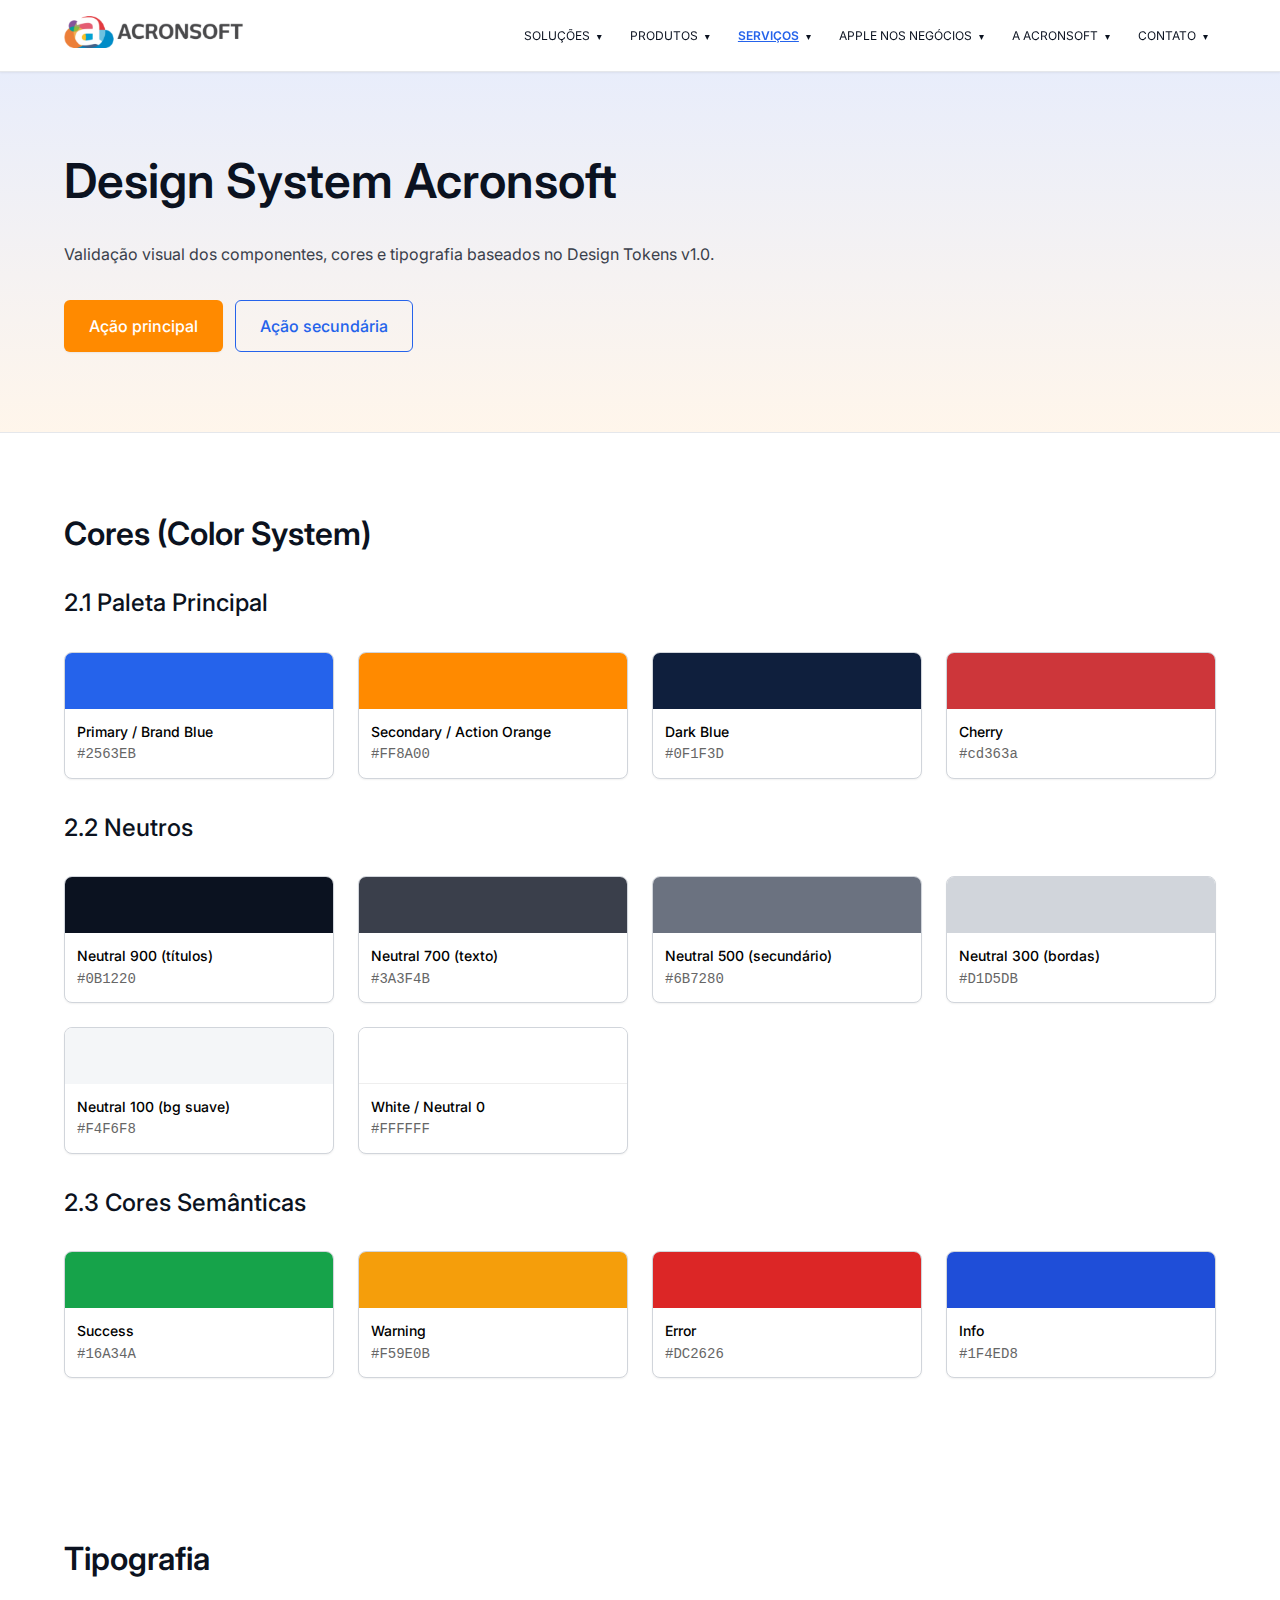
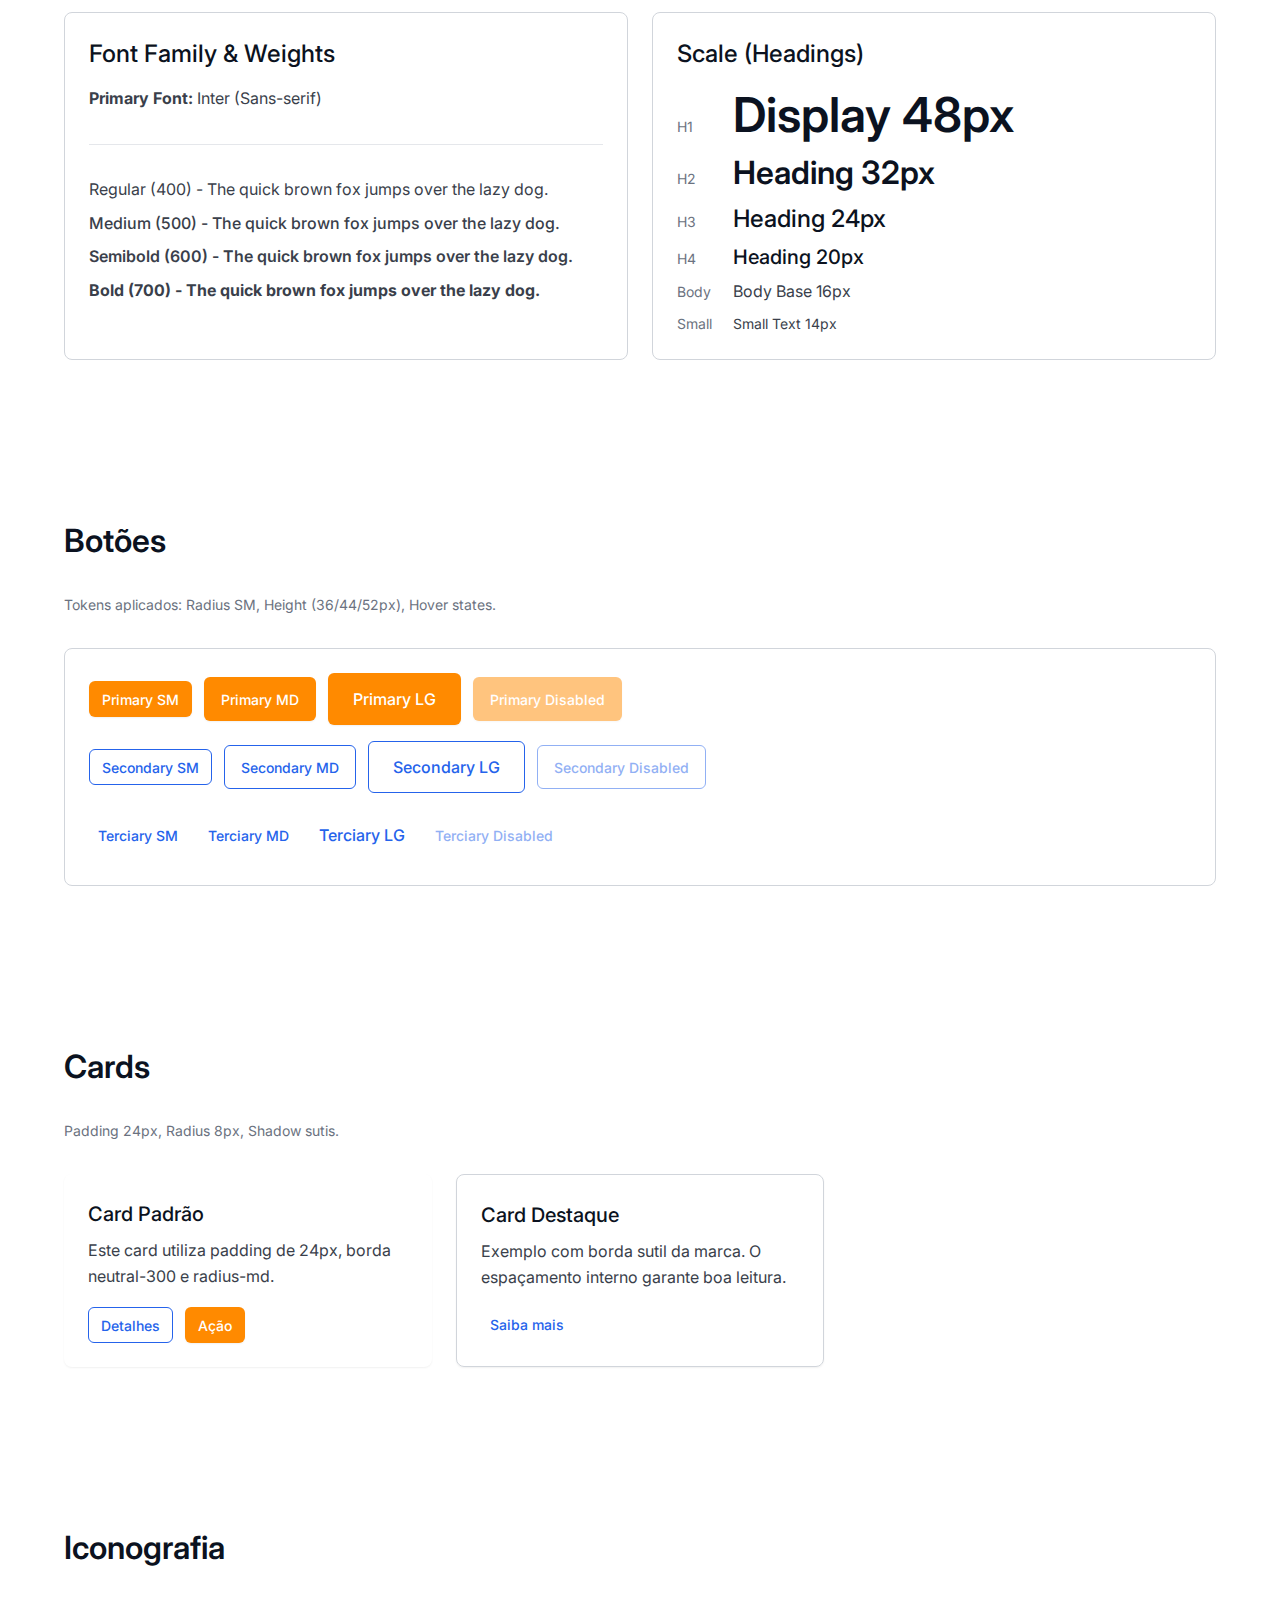
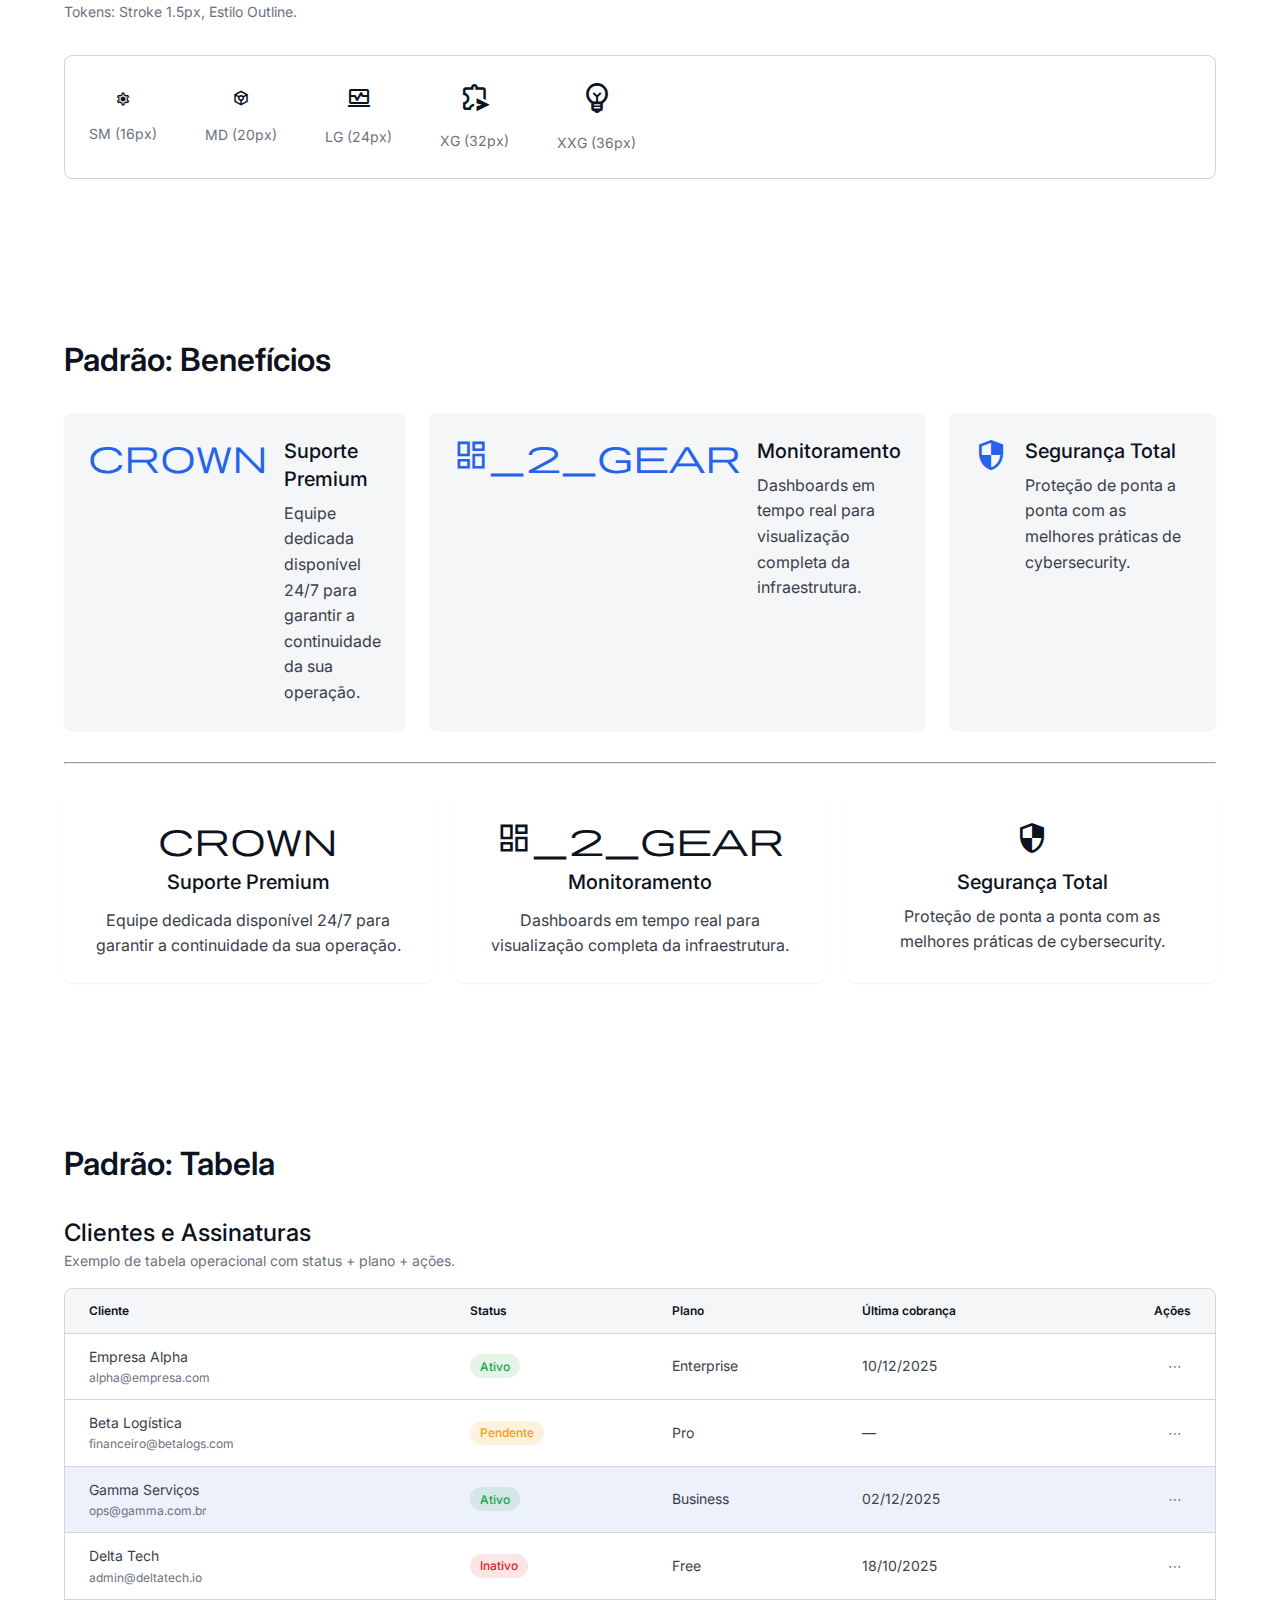
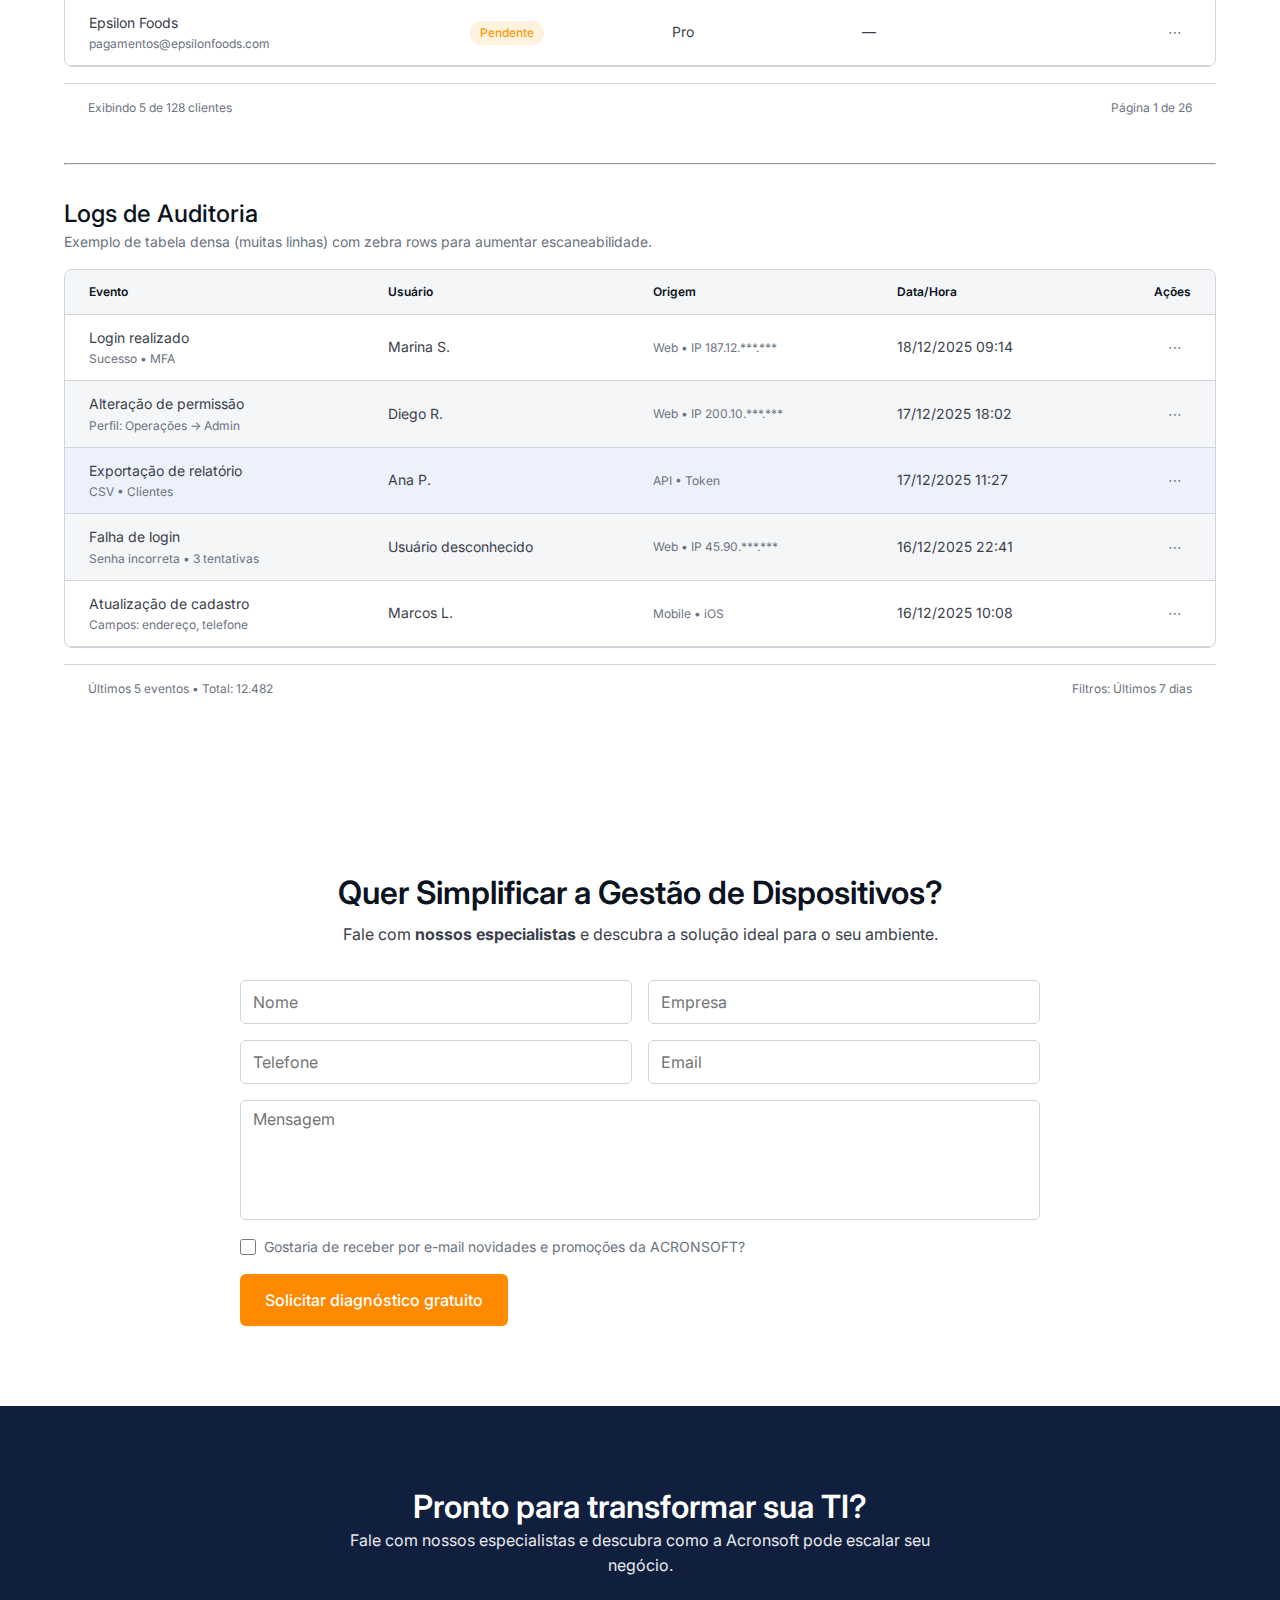
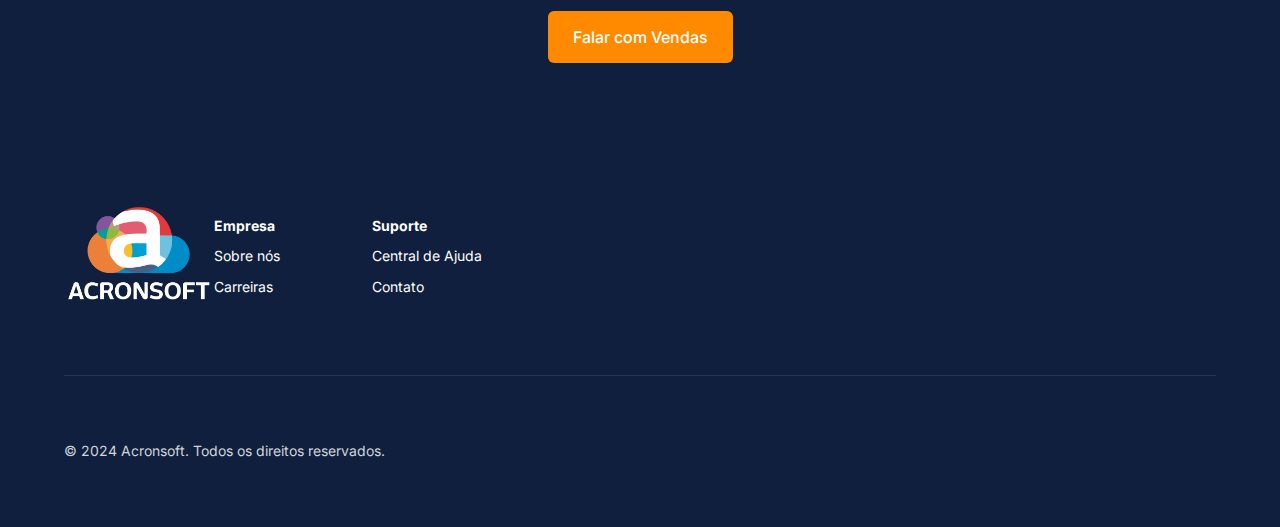
<file: index.html>
<!DOCTYPE html>
<html lang="pt-BR">

<head>
    <meta charset="UTF-8" />
    <meta name="viewport" content="width=device-width, initial-scale=1.0" />
    <title>Acronsoft - Design System v1.0</title>

    <link rel="preconnect" href="https://fonts.googleapis.com">
    <link rel="preconnect" href="https://fonts.gstatic.com" crossorigin>
    <link href="https://fonts.googleapis.com/css2?family=Inter:wght@400;500;600;700&display=swap" rel="stylesheet">

    <link href="https://fonts.googleapis.com/icon?family=Material+Icons" rel="stylesheet">
    <link rel="stylesheet" href="https://fonts.googleapis.com/css2?family=Material+Symbols+Outlined" />
    <link rel="stylesheet" href="style.css" />
</head>

<body>

    <header class="site-header">
        <div class="container header-inner">
            <a href="#" class="logo">
                <img src="./assets/logo-cinza.png" alt="Acronsoft Logo" width="180" />
            </a>

            <button class="nav-toggle" type="button" aria-label="Abrir menu" aria-expanded="false" data-menu-toggle>
                <span class="nav-toggle-box">
                    <span class="nav-toggle-line"></span>
                    <span class="nav-toggle-line"></span>
                    <span class="nav-toggle-line"></span>
                </span>
            </button>

            <nav class="site-nav" data-nav aria-label="Navegação principal">
                <div class="container nav-inner">
                    <ul class="nav-list">

                        <!-- SOLUÇÕES -->
                        <li class="nav-item nav-item--has-children">
                            <button class="nav-link" type="button" data-submenu-trigger>
                                <span class="nav-link-label">
                                    <span class="nav-link-title">SOLUÇÕES</span>
                                    <span class="nav-link-chevron">▾</span>
                                </span>
                            </button>

                            <div class="mega">
                                <div class="mega-inner mega-inner--with-hero">
                                    <div class="mega-hero">
                                        <div class="mega-hero-media"></div>
                                        <div class="mega-hero-body">
                                            <div class="mega-column-title">Soluções Estratégicas</div>
                                            <h3 class="mega-hero-title">Tecnologia para Resultados Reais</h3>
                                            <p class="mega-hero-text">
                                                Infraestrutura, segurança, produtividade e dados integrados ao seu
                                                negócio.
                                            </p>
                                        </div>
                                    </div>

                                    <div class="mega-list-column">
                                        <div class="mega-column-title">Cloud & Infraestrutura</div>
                                        <ul class="mega-list">
                                            <li><a href="#" class="mega-list-link">Cloud (Azure / AWS / Google)</a></li>
                                            <li><a href="#" class="mega-list-link">Data Center & Infra</a></li>
                                            <li><a href="#" class="mega-list-link">Business Continuity</a></li>
                                            <li><a href="#" class="mega-list-link">Backup & Disaster Recovery</a></li>
                                        </ul>

                                        <!-- Espaço entre categorias -->
                                        <div class="mega-column-title" style="margin-top: 24px;">Automação & Dados</div>
                                        <ul class="mega-list">
                                            <li><a href="#" class="mega-list-link">Automação Comercial</a></li>
                                            <li><a href="#" class="mega-list-link">Power Platform</a></li>
                                            <li><a href="#" class="mega-list-link">Business Intelligence</a></li>
                                            <li><a href="#" class="mega-list-link">Integrações</a></li>
                                        </ul>
                                    </div>


                                    <div class="mega-list-column">
                                        <div class="mega-column-title">Digital Workplace</div>
                                        <ul class="mega-list">
                                            <li><a href="#" class="mega-list-link">Microsoft 365</a></li>
                                            <li><a href="#" class="mega-list-link">Telefonia Digital</a></li>
                                            <li><a href="#" class="mega-list-link">Colaboração & Comunicação</a></li>
                                            <li><a href="#" class="mega-list-link">Digital Signage</a></li>
                                        </ul>
                                    </div>

                                    <div class="mega-list-column">
                                        <div class="mega-column-title">Segurança & Governança</div>
                                        <ul class="mega-list">
                                            <li><a href="#" class="mega-list-link">Segurança da Informação</a></li>
                                            <li><a href="#" class="mega-list-link">Gestão de Identidade</a></li>
                                            <li><a href="#" class="mega-list-link">Compliance & LGPD</a></li>
                                            <li><a href="#" class="mega-list-link">Monitoramento & NOC</a></li>
                                        </ul>
                                    </div>


                                </div>
                            </div>
                        </li>

                        <!-- PRODUTOS -->
                        <li class="nav-item nav-item--has-children">
                            <button class="nav-link" type="button" data-submenu-trigger>
                                <span class="nav-link-label">
                                    <span class="nav-link-title">PRODUTOS</span>
                                    <span class="nav-link-chevron">▾</span>
                                </span>
                            </button>

                            <div class="mega">
                                <div class="mega-inner mega-inner--with-hero">
                                    <div class="mega-hero">
                                        <div class="mega-hero-media"></div>
                                        <div class="mega-hero-body">
                                            <div class="mega-column-title">Catálogo</div>
                                            <h3 class="mega-hero-title">Hardware, Dispositivos e Energia</h3>
                                            <p class="mega-hero-text">
                                                Tudo o que sua operação precisa, com curadoria técnica especializada.
                                            </p>
                                        </div>
                                    </div>

                                    <div class="mega-list-column">
                                        <div class="mega-column-title">Devices & Computação</div>
                                        <ul class="mega-list">
                                            <li><a href="#" class="mega-list-link">Notebooks</a></li>
                                            <li><a href="#" class="mega-list-link">Desktops & Workstations</a></li>
                                            <li><a href="#" class="mega-list-link">Servidores</a></li>
                                            <li><a href="#" class="mega-list-link">Smartphones & Tablets</a></li>
                                        </ul>

                                        <div class="mega-column-title" style="margin-top:16px;">Automação & PDV</div>
                                        <ul class="mega-list">
                                            <li><a href="#" class="mega-list-link">Automação Comercial</a></li>
                                            <li><a href="#" class="mega-list-link">Coletores & Leitores</a></li>
                                            <li><a href="#" class="mega-list-link">Displays & POS</a></li>
                                        </ul>
                                    </div>

                                    <div class="mega-list-column">
                                        <div class="mega-column-title">Impressão & Digitalização</div>
                                        <ul class="mega-list">
                                            <li><a href="#" class="mega-list-link">Impressoras</a></li>
                                            <li><a href="#" class="mega-list-link">Multifuncionais</a></li>
                                            <li><a href="#" class="mega-list-link">Suprimentos</a></li>
                                        </ul>
                                    </div>

                                    <div class="mega-list-column">
                                        <div class="mega-column-title">Infraestrutura & Energia</div>
                                        <ul class="mega-list">
                                            <li><a href="#" class="mega-list-link">Storage (HD / SSD)</a></li>
                                            <li><a href="#" class="mega-list-link">Networking (Switches)</a></li>
                                            <li><a href="#" class="mega-list-link">Nobreaks & Energia</a></li>
                                        </ul>
                                    </div>
                                </div>
                            </div>
                        </li>

                        <!-- SERVIÇOS -->
                        <li class="nav-item nav-item--has-children">
                            <button class="nav-link" type="button" data-submenu-trigger>
                                <span class="nav-link-label">
                                    <span class="nav-link-title active">SERVIÇOS</span>
                                    <span class="nav-link-chevron">▾</span>
                                </span>
                            </button>

                            <div class="mega">
                                <div class="mega-inner mega-inner--with-hero">
                                    <div class="mega-hero">
                                        <div class="mega-hero-media"></div>
                                        <div class="mega-hero-body">
                                            <div class="mega-column-title">Serviços Acronsoft</div>
                                            <h3 class="mega-hero-title">Consultoria, Gestão e Operação</h3>
                                            <p class="mega-hero-text">
                                                Do projeto à operação contínua, com especialistas dedicados.
                                            </p>
                                        </div>
                                    </div>

                                    <div class="mega-list-column">
                                        <div class="mega-column-title">Projetos</div>
                                        <ul class="mega-list">
                                            <li>
                                                <a href="#" class="mega-list-link"
                                                    data-title="Implementação de Soluções"
                                                    data-text="Planejamento e execução de projetos com foco em aderência técnica e resultado."
                                                    data-image="./assets/img-servicos-implementacao.jpg">
                                                    Implementação
                                                </a>
                                            </li>
                                            <li>
                                                <a href="#" class="mega-list-link" data-title="Migração Segura"
                                                    data-text="Transição de ambientes com risco controlado e zero perda de dados."
                                                    data-image="./assets/img-servicos-migracao.jpg">
                                                    Migração
                                                </a>
                                            </li>
                                            <li>
                                                <a href="#" class="mega-list-link" data-title="Rollout de Equipamentos"
                                                    data-text="Distribuição técnica de equipamentos com agilidade e rastreabilidade."
                                                    data-image="./assets/img-servicos-rollout.jpg">
                                                    Rollout
                                                </a>
                                            </li>
                                            <li>
                                                <a href="#" class="mega-list-link" data-title="Consultoria Técnica"
                                                    data-text="Diagnóstico, desenho de soluções e apoio estratégico para TI corporativa."
                                                    data-image="./assets/img-servicos-consultoria.jpg">
                                                    Consultoria Técnica
                                                </a>
                                            </li>
                                        </ul>
                                    </div>

                                    <div class="mega-list-column">
                                        <div class="mega-column-title">Serviços Gerenciados</div>
                                        <ul class="mega-list">
                                            <li>
                                                <a href="#" class="mega-list-link" data-title="Suporte Continuado"
                                                    data-text="Atendimento técnico ágil, recorrente e especializado."
                                                    data-image="./assets/img-servicos-suporte.jpg">
                                                    Suporte Continuado
                                                </a>
                                            </li>
                                            <li>
                                                <a href="#" class="mega-list-link" data-title="Monitoramento 24/7"
                                                    data-text="Ambientes monitorados proativamente com resposta em tempo real."
                                                    data-image="./assets/img-servicos-monitoramento.jpg">
                                                    Monitoramento
                                                </a>
                                            </li>
                                            <li>
                                                <a href="#" class="mega-list-link" data-title="Gestão de Infraestrutura"
                                                    data-text="Gerenciamento completo de redes, servidores e ambientes cloud."
                                                    data-image="./assets/img-servicos-infra.jpg">
                                                    Gestão de Infra
                                                </a>
                                            </li>
                                            <li>
                                                <a href="#" class="mega-list-link" data-title="Gestão de Segurança"
                                                    data-text="Governança e controle de riscos em todos os níveis da TI."
                                                    data-image="./assets/img-servicos-seguranca.jpg">
                                                    Gestão de Segurança
                                                </a>
                                            </li>
                                        </ul>
                                    </div>

                                    <div class="mega-list-column">
                                        <div class="mega-column-title">Governança & ESG</div>
                                        <ul class="mega-list">
                                            <li>
                                                <a href="#" class="mega-list-link" data-title="Governança de TI"
                                                    data-text="Processos e políticas para eficiência e compliance no uso da tecnologia."
                                                    data-image="./assets/img-servicos-governanca.jpg">
                                                    Governança de TI
                                                </a>
                                            </li>
                                            <li>
                                                <a href="#" class="mega-list-link" data-title="Compliance"
                                                    data-text="Alinhamento de TI às normas, regulamentos e boas práticas."
                                                    data-image="./assets/img-servicos-compliance.jpg">
                                                    Compliance
                                                </a>
                                            </li>
                                            <li>
                                                <a href="#" class="mega-list-link" data-title="Lifecycle (ESG)"
                                                    data-text="Gestão do ciclo de vida de ativos com foco em sustentabilidade."
                                                    data-image="./assets/img-servicos-esg.jpg">
                                                    Lifecycle (ESG)
                                                </a>
                                            </li>
                                            <li>
                                                <a href="#" class="mega-list-link" data-title="Garantia Estendida"
                                                    data-text="Cobertura técnica e logística além da garantia de fábrica."
                                                    data-image="./assets/img-servicos-garantia.jpg">
                                                    Garantia Estendida
                                                </a>
                                            </li>
                                        </ul>
                                    </div>
                                </div>
                            </div>
                        </li>


                        <!-- APPLE -->
                        <li class="nav-item nav-item--has-children">
                            <button class="nav-link" type="button" data-submenu-trigger>
                                <span class="nav-link-label">
                                    <span class="nav-link-title">APPLE NOS NEGÓCIOS</span>
                                    <span class="nav-link-chevron">▾</span>
                                </span>
                            </button>

                            <div class="mega">
                                <div class="mega-inner mega-inner--with-hero">
                                    <div class="mega-hero">
                                        <div class="mega-hero-media"></div>
                                        <div class="mega-hero-body">
                                            <div class="mega-column-title">Apple</div>
                                            <h3 class="mega-hero-title">Ecossistema Apple Corporativo</h3>
                                            <p class="mega-hero-text">
                                                Dispositivos, gestão e financiamento Apple para empresas.
                                            </p>
                                        </div>
                                    </div>

                                    <div class="mega-list-column">
                                        <div class="mega-column-title">Dispositivos Apple</div>
                                        <ul class="mega-list">
                                            <li><a href="#" class="mega-list-link">iPhone</a></li>
                                            <li><a href="#" class="mega-list-link">iPad</a></li>
                                            <li><a href="#" class="mega-list-link">Mac</a></li>
                                        </ul>
                                    </div>

                                    <div class="mega-list-column">
                                        <div class="mega-column-title">Gestão & Soluções</div>
                                        <ul class="mega-list">
                                            <li><a href="#" class="mega-list-link">Apple Business Manager</a></li>
                                            <li><a href="#" class="mega-list-link">Gestão & MDM (Jamf)</a></li>
                                            <li><a href="#" class="mega-list-link">Financiamento Apple</a></li>
                                        </ul>
                                    </div>
                                </div>
                            </div>
                        </li>

                        <!-- A ACRONSOFT -->
                        <li class="nav-item nav-item--has-children">
                            <button class="nav-link" type="button" data-submenu-trigger>
                                <span class="nav-link-label">
                                    <span class="nav-link-title">A ACRONSOFT</span>
                                    <span class="nav-link-chevron">▾</span>
                                </span>
                            </button>

                            <div class="mega">
                                <div class="mega-inner mega-inner--with-hero">
                                    <div class="mega-hero">
                                        <div class="mega-hero-media"></div>
                                        <div class="mega-hero-body">
                                            <div class="mega-column-title">Institucional</div>
                                            <h3 class="mega-hero-title">Conheça a Acronsoft</h3>
                                            <p class="mega-hero-text">
                                                Pessoas, parceiros e expertise movendo resultados.
                                            </p>
                                        </div>
                                    </div>

                                    <div class="mega-list-column">
                                        <ul class="mega-list">
                                            <li><a href="#" class="mega-list-link">Quem Somos</a></li>
                                            <li><a href="#" class="mega-list-link">Parceiros & Fabricantes</a></li>
                                            <li><a href="#" class="mega-list-link">Certificações</a></li>
                                            <li><a href="#" class="mega-list-link">Cases & Clientes</a></li>
                                            <li><a href="#" class="mega-list-link">Trabalhe Conosco</a></li>
                                        </ul>
                                    </div>
                                </div>
                            </div>
                        </li>

                        <!-- CONTATO -->
                        <li class="nav-item nav-item--has-children">
                            <button class="nav-link" type="button" data-submenu-trigger>
                                <span class="nav-link-label">
                                    <span class="nav-link-title">CONTATO</span>
                                    <span class="nav-link-chevron">▾</span>
                                </span>
                            </button>

                            <div class="mega">
                                <div class="mega-inner mega-inner--with-hero">
                                    <div class="mega-hero">
                                        <div class="mega-hero-media"></div>
                                        <div class="mega-hero-body">
                                            <div class="mega-column-title">Contato</div>
                                            <h3 class="mega-hero-title">Fale com um Especialista</h3>
                                            <p class="mega-hero-text">
                                                Estamos prontos para entender seu desafio.
                                            </p>
                                        </div>
                                    </div>

                                    <div class="mega-list-column">
                                        <ul class="mega-list">
                                            <li><a href="#" class="mega-list-link">Falar com Especialista</a></li>
                                            <li><a href="#" class="mega-list-link">Suporte</a></li>
                                            <li><a href="#" class="mega-list-link">Localização</a></li>
                                        </ul>
                                    </div>
                                </div>
                            </div>
                        </li>

                    </ul>
                </div>
            </nav>
        </div>
    </header>



    <section class="hero">
        <div class="container stack stack--lg">
            <h1 class="h1">Design System Acronsoft</h1>
            <p class="body-lg" style="max-width: 72ch; color: var(--color-neutral-700);">
                Validação visual dos componentes, cores e tipografia baseados no Design Tokens v1.0.
            </p>
            <div class="inline-row">
                <button class="btn btn--primary btn--lg">Ação principal</button>
                <button class="btn btn--secondary btn--lg">Ação secundária</button>
            </div>
        </div>
    </section>

    <section class="section" id="cores">
        <div class="container stack stack--lg">
            <h2 class="h2">Cores (Color System)</h2>

            <h3 class="h3">2.1 Paleta Principal</h3>
            <div class="grid grid-4">
                <div class="swatch">
                    <div class="swatch__color" style="background: var(--color-brand-primary);"></div>
                    <div class="swatch__meta">
                        <div class="swatch__name">Primary / Brand Blue</div>
                        <div class="swatch__token">#2563EB</div>
                    </div>
                </div>
                <div class="swatch">
                    <div class="swatch__color" style="background: var(--color-brand-secondary);"></div>
                    <div class="swatch__meta">
                        <div class="swatch__name">Secondary / Action Orange</div>
                        <div class="swatch__token">#FF8A00</div>
                    </div>
                </div>
                <div class="swatch">
                    <div class="swatch__color" style="background: var(--color-brand-dark);"></div>
                    <div class="swatch__meta">
                        <div class="swatch__name">Dark Blue</div>
                        <div class="swatch__token">#0F1F3D</div>
                    </div>
                </div>
                <div class="swatch">
                    <div class="swatch__color" style="background: var(--color-brand-terciary);"></div>
                    <div class="swatch__meta">
                        <div class="swatch__name">Cherry</div>
                        <div class="swatch__token">#cd363a</div>
                    </div>
                </div>
            </div>

            <h3 class="h3">2.2 Neutros</h3>
            <div class="grid grid-4">
                <div class="swatch">
                    <div class="swatch__color" style="background: var(--color-neutral-900);"></div>
                    <div class="swatch__meta">
                        <div class="swatch__name">Neutral 900 (títulos)</div>
                        <div class="swatch__token">#0B1220</div>
                    </div>
                </div>
                <div class="swatch">
                    <div class="swatch__color" style="background: var(--color-neutral-700);"></div>
                    <div class="swatch__meta">
                        <div class="swatch__name">Neutral 700 (texto)</div>
                        <div class="swatch__token">#3A3F4B</div>
                    </div>
                </div>
                <div class="swatch">
                    <div class="swatch__color" style="background: var(--color-neutral-500);"></div>
                    <div class="swatch__meta">
                        <div class="swatch__name">Neutral 500 (secundário)</div>
                        <div class="swatch__token">#6B7280</div>
                    </div>
                </div>
                <div class="swatch">
                    <div class="swatch__color" style="background: var(--color-neutral-300);"></div>
                    <div class="swatch__meta">
                        <div class="swatch__name">Neutral 300 (bordas)</div>
                        <div class="swatch__token">#D1D5DB</div>
                    </div>
                </div>
                <div class="swatch">
                    <div class="swatch__color" style="background: var(--color-neutral-100);"></div>
                    <div class="swatch__meta">
                        <div class="swatch__name">Neutral 100 (bg suave)</div>
                        <div class="swatch__token">#F4F6F8</div>
                    </div>
                </div>
                <div class="swatch">
                    <div class="swatch__color"
                        style="background: var(--color-neutral-0); border-bottom:1px solid #eee;"></div>
                    <div class="swatch__meta">
                        <div class="swatch__name">White / Neutral 0</div>
                        <div class="swatch__token">#FFFFFF</div>
                    </div>
                </div>
            </div>

            <h3 class="h3">2.3 Cores Semânticas</h3>
            <div class="grid grid-4">
                <div class="swatch">
                    <div class="swatch__color" style="background: var(--color-success);"></div>
                    <div class="swatch__meta">
                        <div class="swatch__name">Success</div>
                        <div class="swatch__token">#16A34A</div>
                    </div>
                </div>
                <div class="swatch">
                    <div class="swatch__color" style="background: var(--color-warning);"></div>
                    <div class="swatch__meta">
                        <div class="swatch__name">Warning</div>
                        <div class="swatch__token">#F59E0B</div>
                    </div>
                </div>
                <div class="swatch">
                    <div class="swatch__color" style="background: var(--color-error);"></div>
                    <div class="swatch__meta">
                        <div class="swatch__name">Error</div>
                        <div class="swatch__token">#DC2626</div>
                    </div>
                </div>
                <div class="swatch">
                    <div class="swatch__color" style="background: var(--color-info);"></div>
                    <div class="swatch__meta">
                        <div class="swatch__name">Info</div>
                        <div class="swatch__token">#1F4ED8</div>
                    </div>
                </div>
            </div>
        </div>
    </section>

    <section class="section " id="tipografia">
        <div class="container stack stack--lg">
            <h2 class="h2">Tipografia</h2>

            <div class="grid grid-2">
                <div class="panel stack">
                    <h3 class="h3">Font Family & Weights</h3>
                    <p class="body-intern" style="font-family: var(--font-family-base);">
                        <strong>Primary Font:</strong> Inter (Sans-serif)
                    </p>
                    <div class="divider"></div>
                    <div class="stack stack--sm">
                        <div style="font-weight: 400;">Regular (400) - The quick brown fox jumps over the lazy dog.
                        </div>
                        <div style="font-weight: 500;">Medium (500) - The quick brown fox jumps over the lazy dog.</div>
                        <div style="font-weight: 600;">Semibold (600) - The quick brown fox jumps over the lazy dog.
                        </div>
                        <div style="font-weight: 700;">Bold (700) - The quick brown fox jumps over the lazy dog.</div>
                    </div>
                </div>

                <div class="panel stack">
                    <h3 class="h3">Scale (Headings)</h3>
                    <div class="stack stack--sm">
                        <div style="display:flex; align-items:baseline; gap:16px;">
                            <span class="small muted" style="width:40px;">H1</span>
                            <h1 class="h1">Display 48px</h1>
                        </div>
                        <div style="display:flex; align-items:baseline; gap:16px;">
                            <span class="small muted" style="width:40px;">H2</span>
                            <h2 class="h2">Heading 32px</h2>
                        </div>
                        <div style="display:flex; align-items:baseline; gap:16px;">
                            <span class="small muted" style="width:40px;">H3</span>
                            <h3 class="h3">Heading 24px</h3>
                        </div>
                        <div style="display:flex; align-items:baseline; gap:16px;">
                            <span class="small muted" style="width:40px;">H4</span>
                            <h4 class="h4">Heading 20px</h4>
                        </div>
                        <div style="display:flex; align-items:baseline; gap:16px;">
                            <span class="small muted" style="width:40px;">Body</span>
                            <p class="body-intern">Body Base 16px</p>
                        </div>
                        <div style="display:flex; align-items:baseline; gap:16px;">
                            <span class="small muted" style="width:40px;">Small</span>
                            <p class="small">Small Text 14px</p>
                        </div>
                    </div>
                </div>
            </div>
        </div>
    </section>

    <section class="section" id="botoes">
        <div class="container stack stack--lg">
            <h2 class="h2">Botões</h2>
            <p class="small muted">Tokens aplicados: Radius SM, Height (36/44/52px), Hover states.</p>

            <div class="panel stack">
                <div class="inline-row">
                    <button class="btn btn--primary btn--sm">Primary SM</button>
                    <button class="btn btn--primary btn--md">Primary MD</button>
                    <button class="btn btn--primary btn--lg">Primary LG</button>
                    <button class="btn btn--primary btn--md" disabled>Primary Disabled</button>
                </div>
                <div class="inline-row">
                    <button class="btn btn--secondary btn--sm">Secondary SM</button>
                    <button class="btn btn--secondary btn--md">Secondary MD</button>
                    <button class="btn btn--secondary btn--lg">Secondary LG</button>
                    <button class="btn btn--secondary btn--md" disabled>Secondary Disabled</button>
                </div>
                <div class="inline-row">
                    <button class="btn btn--tertiary btn--sm">Terciary SM</button>
                    <button class="btn btn--tertiary btn--md">Terciary MD</button>
                    <button class="btn btn--tertiary btn--lg">Terciary LG</button>
                    <button class="btn btn--tertiary btn--md" disabled>Terciary Disabled</button>
                </div>
            </div>
        </div>
    </section>

    <section class="section " id="cards">
        <div class="container stack stack--lg">
            <h2 class="h2">Cards</h2>
            <p class="small muted">Padding 24px, Radius 8px, Shadow sutis.</p>

            <div class="grid grid-3">
                <article class="card-transparent">
                    <h3 class="card__title">Card Padrão</h3>
                    <p class="card__text">
                        Este card utiliza padding de 24px, borda neutral-300 e radius-md.
                    </p>
                    <div class="card__footer">
                        <button class="btn btn--secondary btn--sm">Detalhes</button>
                        <button class="btn btn--primary btn--sm">Ação</button>
                    </div>
                </article>

                <article class="card card-bold" style="border-color: rgba(31, 78, 216, 0.25);">
                    <h3 class="card__title">Card Destaque</h3>
                    <p class="card__text">
                        Exemplo com borda sutil da marca. O espaçamento interno garante boa leitura.
                    </p>
                    <div class="card__footer">
                        <button class="btn btn--tertiary btn--sm">Saiba mais</button>
                    </div>
                </article>
            </div>
        </div>
    </section>

    <section class="section" id="icones">
        <div class="container stack stack--lg">
            <h2 class="h2">Iconografia</h2>
            <p class="small muted">Tokens: Stroke 1.5px, Estilo Outline.</p>

            <div class="panel">
                <div class="inline-row" style="gap: 48px;">
                    <div style="text-align:center;">
                        <span class="as-icon material-symbols-outlined material-icons-sm">settings</span>
                        <p class="small muted" style="margin-top:8px;">SM (16px)</p>
                    </div>
                    <div style="text-align:center;">
                        <span class="as-icon material-symbols-outlined material-icons-md">token</span>
                        <p class="small muted" style="margin-top:8px;">MD (20px)</p>
                    </div>
                    <div style="text-align:center;">
                        <span class="as-icon material-symbols-outlined material-icons-lg">browse_activity</span>
                        <p class="small muted" style="margin-top:8px;">LG (24px)</p>
                    </div>
                    <div style="text-align:center;">
                        <span class="as-icon material-symbols-outlined material-icons-xg">send_time_extension</span>
                        <p class="small muted" style="margin-top:8px;">XG (32px)</p>
                    </div>
                    <div style="text-align:center;">
                        <span class="as-icon material-symbols-outlined material-icons-xxg">emoji_objects</span>
                        <p class="small muted" style="margin-top:8px;">XXG (36px)</p>
                    </div>
                </div>
            </div>
        </div>
    </section>

    <section class="section ">
        <div class="container stack stack--lg">
            <h2 class="h2">Padrão: Benefícios</h2>
            <div class="grid grid-3">
                <div class="benefit-item card-light">
                    <div class="benefit-icon-box">
                        <span class="as-icon-blue material-symbols-outlined material-icons-xxg">crown</span>
                        <div class="stack stack--sm">
                            <h3 class="h4">Suporte Premium</h3>
                            <p class="body-intern">Equipe dedicada disponível 24/7 para garantir a continuidade da sua
                                operação.</p>
                        </div>
                    </div>

                </div>
                <div class="benefit-item card-light">
                    <div class="benefit-icon-box">
                        <span class="as-icon-blue material-symbols-outlined material-icons-xxg">dashboard_2_gear</span>
                        <div class="stack stack--sm">
                            <h3 class="h4">Monitoramento</h3>
                            <p class="body-intern">Dashboards em tempo real para visualização completa da
                                infraestrutura.</p>
                        </div>
                    </div>
                </div>
                <div class="benefit-item card-light">
                    <div class="benefit-icon-box">
                        <span class="as-icon-blue material-symbols-outlined material-icons-xxg">security</span>
                        <div class="stack stack--sm">
                            <h3 class="h4">Segurança Total</h3>
                            <p class="body-intern">Proteção de ponta a ponta com as melhores práticas de cybersecurity.
                            </p>
                        </div>
                    </div>
                </div>
            </div>

            <hr class="divider" />

            <div class="grid grid-3">
                <div class="benefit-item card-transparent">
                    <div class="benefit-icon-box-center">
                        <span class="as-icon material-symbols-outlined material-icons-xxg">crown</span>
                    </div>
                    <h3 class="h4 text-align-center w-100">Suporte Premium</h3>
                    <p class="body-intern text-align-center">Equipe dedicada disponível 24/7 para garantir a
                        continuidade da sua operação.</p>
                </div>
                <div class="benefit-item card-transparent">
                    <div class="benefit-icon-box-center">
                        <span class="as-icon material-symbols-outlined material-icons-xxg">dashboard_2_gear</span>
                    </div>
                    <h3 class="h4 text-align-center w-100">Monitoramento</h3>
                    <p class="body-intern text-align-center">Dashboards em tempo real para visualização completa da
                        infraestrutura.</p>
                </div>
                <div class="benefit-item card-transparent">
                    <div class="benefit-icon-box-center">
                        <span class="as-icon material-symbols-outlined material-icons-xxg">security</span>
                    </div>
                    <div class="stack stack--sm">
                        <h3 class="h4 text-align-center w-100">Segurança Total</h3>
                        <p class="body-intern text-align-center">Proteção de ponta a ponta com as melhores práticas de
                            cybersecurity.</p>
                    </div>
                </div>
            </div>

        </div>
    </section>




    <!-- 2 Tabelas Acronsoft (v1) — sem checkbox — uma com zebra rows -->
    <section class="section">
        <div class="container stack stack--lg">
            <h2 class="h2">Padrão: Tabela</h2>
            <!-- TABELA 1: Clientes / Assinaturas (sem zebra) -->
            <div class="stack" style="gap: var(--space-3);">
                <div class="stack" style="gap: 4px;">
                    <h2 class="h3" style="margin:0; color: var(--color-neutral-900);">Clientes e Assinaturas</h2>
                    <p class="small" style="margin:0; color: var(--color-neutral-500);">
                        Exemplo de tabela operacional com status + plano + ações.
                    </p>
                </div>

                <table class="table" style="width:100%;">
                    <thead>
                        <tr>
                            <th>Cliente</th>
                            <th>Status</th>
                            <th>Plano</th>
                            <th>Última cobrança</th>
                            <th style="text-align:right;">Ações</th>
                        </tr>
                    </thead>

                    <tbody>
                        <tr>
                            <td>
                                Empresa Alpha
                                <div class="text-secondary">alpha@empresa.com</div>
                            </td>
                            <td><span class="status status--active">Ativo</span></td>
                            <td>Enterprise</td>
                            <td>10/12/2025</td>
                            <td>
                                <div class="table-actions">
                                    <span class="table-action" title="Mais opções">⋯</span>
                                </div>
                            </td>
                        </tr>

                        <tr>
                            <td>
                                Beta Logística
                                <div class="text-secondary">financeiro@betalogs.com</div>
                            </td>
                            <td><span class="status status--pending">Pendente</span></td>
                            <td>Pro</td>
                            <td>—</td>
                            <td>
                                <div class="table-actions">
                                    <span class="table-action" title="Mais opções">⋯</span>
                                </div>
                            </td>
                        </tr>

                        <tr class="is-selected">
                            <td>
                                Gamma Serviços
                                <div class="text-secondary">ops@gamma.com.br</div>
                            </td>
                            <td><span class="status status--active">Ativo</span></td>
                            <td>Business</td>
                            <td>02/12/2025</td>
                            <td>
                                <div class="table-actions">
                                    <span class="table-action" title="Mais opções">⋯</span>
                                </div>
                            </td>
                        </tr>

                        <tr>
                            <td>
                                Delta Tech
                                <div class="text-secondary">admin@deltatech.io</div>
                            </td>
                            <td><span class="status status--inactive">Inativo</span></td>
                            <td>Free</td>
                            <td>18/10/2025</td>
                            <td>
                                <div class="table-actions">
                                    <span class="table-action" title="Mais opções">⋯</span>
                                </div>
                            </td>
                        </tr>

                        <tr>
                            <td>
                                Epsilon Foods
                                <div class="text-secondary">pagamentos@epsilonfoods.com</div>
                            </td>
                            <td><span class="status status--pending">Pendente</span></td>
                            <td>Pro</td>
                            <td>—</td>
                            <td>
                                <div class="table-actions">
                                    <span class="table-action" title="Mais opções">⋯</span>
                                </div>
                            </td>
                        </tr>
                    </tbody>
                </table>

                <div class="table-footer">
                    <span>Exibindo 5 de 128 clientes</span>
                    <span>Página 1 de 26</span>
                </div>
            </div>

            <hr class="divider" />

            <!-- TABELA 2: Auditoria / Logs (COM zebra rows) -->
            <div class="stack" style="gap: var(--space-3);">
                <div class="stack" style="gap: 4px;">
                    <h2 class="h3" style="margin:0; color: var(--color-neutral-900);">Logs de Auditoria</h2>
                    <p class="small" style="margin:0; color: var(--color-neutral-500);">
                        Exemplo de tabela densa (muitas linhas) com zebra rows para aumentar escaneabilidade.
                    </p>
                </div>

                <!-- estilos de zebra no próprio trecho (mantém o DS limpo) -->
                <style>
                    .table.is-zebra tbody tr:nth-child(even) {
                        background: var(--color-neutral-100);
                    }

                    .table.is-zebra tbody tr:hover {
                        background: rgba(31, 78, 216, 0.04);
                    }

                    .table.is-zebra tbody tr.is-selected {
                        background: rgba(31, 78, 216, 0.08);
                    }
                </style>

                <table class="table is-zebra" style="width:100%;">
                    <thead>
                        <tr>
                            <th>Evento</th>
                            <th>Usuário</th>
                            <th>Origem</th>
                            <th>Data/Hora</th>
                            <th style="text-align:right;">Ações</th>
                        </tr>
                    </thead>

                    <tbody>
                        <tr>
                            <td>
                                Login realizado
                                <div class="text-secondary">Sucesso • MFA</div>
                            </td>
                            <td>Marina S.</td>
                            <td class="text-secondary">Web • IP 187.12.***.***</td>
                            <td>18/12/2025 09:14</td>
                            <td>
                                <div class="table-actions">
                                    <span class="table-action" title="Ver detalhes">⋯</span>
                                </div>
                            </td>
                        </tr>

                        <tr>
                            <td>
                                Alteração de permissão
                                <div class="text-secondary">Perfil: Operações → Admin</div>
                            </td>
                            <td>Diego R.</td>
                            <td class="text-secondary">Web • IP 200.10.***.***</td>
                            <td>17/12/2025 18:02</td>
                            <td>
                                <div class="table-actions">
                                    <span class="table-action" title="Ver detalhes">⋯</span>
                                </div>
                            </td>
                        </tr>

                        <tr class="is-selected">
                            <td>
                                Exportação de relatório
                                <div class="text-secondary">CSV • Clientes</div>
                            </td>
                            <td>Ana P.</td>
                            <td class="text-secondary">API • Token</td>
                            <td>17/12/2025 11:27</td>
                            <td>
                                <div class="table-actions">
                                    <span class="table-action" title="Ver detalhes">⋯</span>
                                </div>
                            </td>
                        </tr>

                        <tr>
                            <td>
                                Falha de login
                                <div class="text-secondary">Senha incorreta • 3 tentativas</div>
                            </td>
                            <td>Usuário desconhecido</td>
                            <td class="text-secondary">Web • IP 45.90.***.***</td>
                            <td>16/12/2025 22:41</td>
                            <td>
                                <div class="table-actions">
                                    <span class="table-action" title="Ver detalhes">⋯</span>
                                </div>
                            </td>
                        </tr>

                        <tr>
                            <td>
                                Atualização de cadastro
                                <div class="text-secondary">Campos: endereço, telefone</div>
                            </td>
                            <td>Marcos L.</td>
                            <td class="text-secondary">Mobile • iOS</td>
                            <td>16/12/2025 10:08</td>
                            <td>
                                <div class="table-actions">
                                    <span class="table-action" title="Ver detalhes">⋯</span>
                                </div>
                            </td>
                        </tr>
                    </tbody>
                </table>

                <div class="table-footer">
                    <span>Últimos 5 eventos • Total: 12.482</span>
                    <span>Filtros: Últimos 7 dias</span>
                </div>
            </div>

        </div>
    </section>


    <section class="section ">
        <div class="container stack stack--lg">

            <div class="stack stack--sm" style="text-align: center;">
                <h2 class="h2">Quer Simplificar a Gestão de Dispositivos?</h2>
                <p class="body-intern">
                    Fale com <strong>nossos especialistas</strong> e descubra a solução ideal para o seu ambiente.
                </p>
            </div>

            <form class="grid grid-2" style="gap: var(--space-4); max-width: 800px; margin-inline: auto;">

                <!-- Linha 1 -->
                <input type="text" name="nome" placeholder="Nome" class="form-control" required />
                <input type="text" name="empresa" placeholder="Empresa" class="form-control" required />

                <!-- Linha 2 -->
                <input type="tel" name="telefone" placeholder="Telefone" class="form-control" required />
                <input type="email" name="email" placeholder="Email" class="form-control" required />

                <!-- Linha 3 – textarea full width -->
                <textarea name="mensagem" placeholder="Mensagem" rows="4" class="form-control"
                    style="grid-column: 1 / -1;" required></textarea>

                <!-- Linha 4 – checkbox abaixo do textarea -->
                <label style="
          grid-column: 1 / -1;
          display: flex;
          align-items: flex-start;
          gap: var(--space-2);
          font-size: var(--font-size-sm);
          color: var(--color-neutral-500);
        ">
                    <input type="checkbox" name="newsletter" style="width: 16px; height: 16px; margin-top: 3px;" />
                    Gostaria de receber por e-mail novidades e promoções da ACRONSOFT?
                </label>

                <!-- Linha 5 – CTA -->
                <div style="grid-column: 1 / -1; text-align: left;">
                    <button type="submit" class="btn btn--primary btn--lg">
                        Solicitar diagnóstico gratuito
                    </button>
                </div>

            </form>
        </div>
    </section>

    <section class="section section--cta-dark">
        <div class="container stack stack--lg" style="align-items:center;">
            <h2 class="h2">Pronto para transformar sua TI?</h2>
            <p class="body-lg" style="max-width: 60ch; margin:0 auto; opacity: 0.9;">
                Fale com nossos especialistas e descubra como a Acronsoft pode escalar seu negócio.
            </p>
            <button class="btn btn--primary btn--lg">Falar com Vendas</button>
        </div>
    </section>

    <footer class="site-footer">
        <div class="container" style="display:flex; flex-direction:column; gap:32px;">
            <div style="display:flex; justify-content:space-between; flex-wrap:wrap; gap:32px;">
                <div class="stack stack--sm">
                    <div
                        style="font-weight:700; font-size:20px; color:#fff; display:flex; align-items:center; gap:8px;">
                        <a href="#" class="logo">
                            <img src="./assets/logo-branco.png" alt="Acronsoft Logo" width="150" />
                        </a>
                    </div>
                    <div class="grid grid-3" style="gap: 48px;">
                        <div class="stack stack--sm">
                            <strong style="color:#fff;">Empresa</strong>
                            <a href="#">Sobre nós</a>
                            <a href="#">Carreiras</a>
                        </div>
                        <div class="stack stack--sm">
                            <strong style="color:#fff;">Suporte</strong>
                            <a href="#">Central de Ajuda</a>
                            <a href="#">Contato</a>
                        </div>
                    </div>
                </div>
                <div class="divider" style="opacity: 0.1; background:#fff;"></div>
                <div style="display:flex; justify-content:space-between; flex-wrap:wrap; gap:16px;">
                    <p>© 2024 Acronsoft. Todos os direitos reservados.</p>
                </div>
            </div>
        </div>
    </footer>

    <script src="script.js"></script>
</body>

</html>
</file>
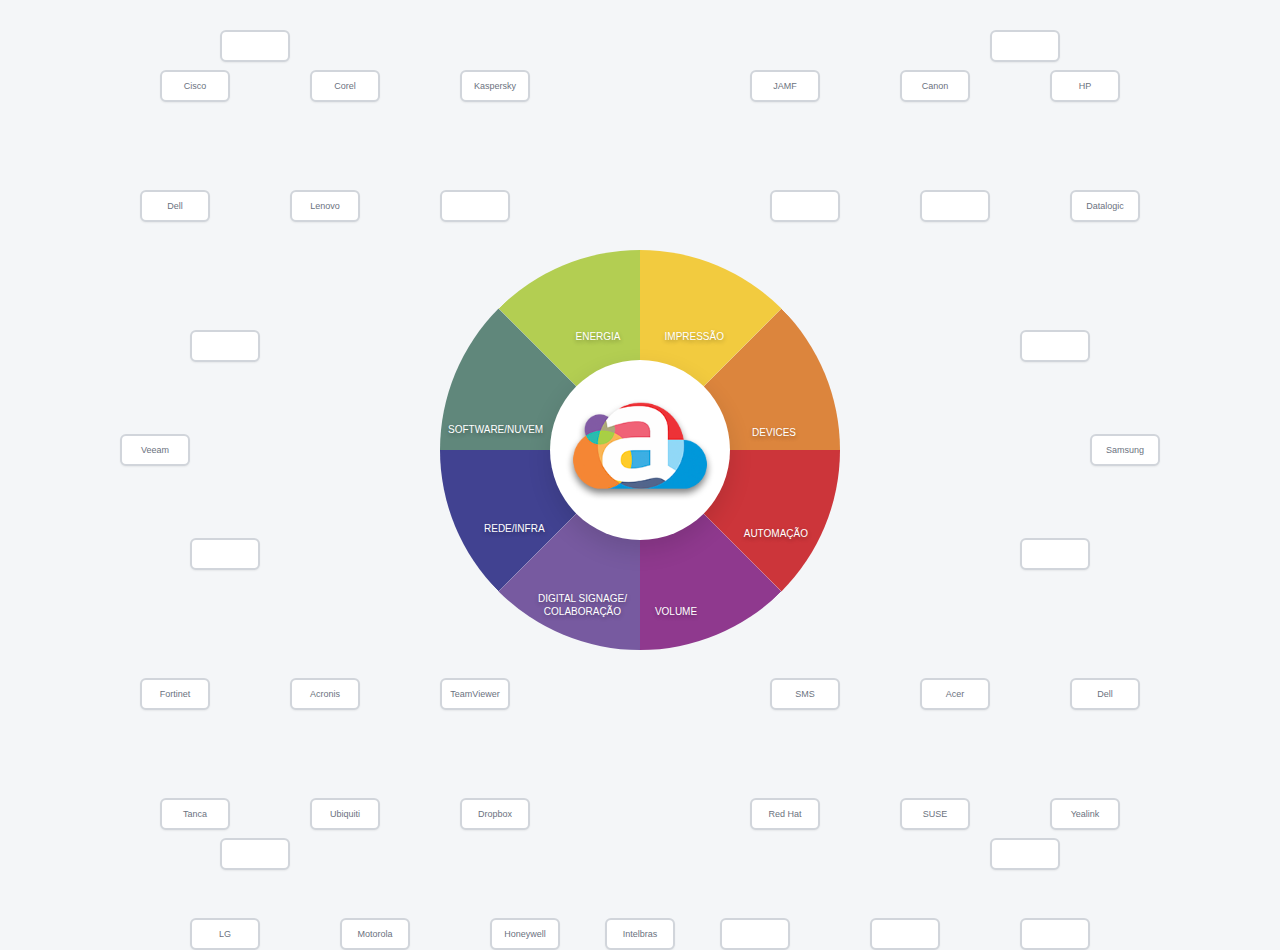
<file: mandala.html>
<!DOCTYPE html>
<html lang="pt-BR">

<head>
    <meta charset="UTF-8">
    <meta name="viewport" content="width=device-width, initial-scale=1.0">
    <title>Mandala Acronsoft</title>
    <style>
        * {
            margin: 0;
            padding: 0;
            box-sizing: border-box;
        }

        body {
            font-family: 'Inter', -apple-system, BlinkMacSystemFont, sans-serif;
            background: #F4F6F8;
            min-height: 100vh;
            display: flex;
            align-items: center;
            justify-content: center;
            padding: 48px 24px;
        }

        .container {
            max-width: 1400px;
            width: 100%;
            position: relative;
        }

        /* Mandala central */
        .mandala-wrapper {
            position: relative;
            width: 600px;
            height: 600px;
            margin: 0 auto;
        }

        .mandala-center {
            position: absolute;
            top: 50%;
            left: 50%;
            transform: translate(-50%, -50%);
            width: 180px;
            height: 180px;
            background: white;
            border-radius: 50%;
            display: flex;
            align-items: center;
            justify-content: center;
            box-shadow: 0 10px 24px rgba(0, 0, 0, 0.12);
            z-index: 10;
        }

        .mandala-icon {
            width: 120px;
            height: 120px;
            border-radius: 12px;
            display: flex;
            align-items: center;
            justify-content: center;
            color: white;
            font-size: 14px;
            font-weight: 600;
        }

        /* Seções da mandala - método circular corrigido */
        .mandala-sections {
            position: absolute;
            top: 50%;
            left: 50%;
            transform: translate(-50%, -50%);
            width: 400px;
            height: 400px;
            border-radius: 50%;
            overflow: hidden;
        }

        .section {
            position: absolute;
            top: 0;
            left: 0;
            width: 100%;
            height: 100%;
            transform-origin: center center;
            clip-path: polygon(50% 50%, 50% 0%, 100% 0%);
        }

        /* Cores das seções seguindo a mandala original */
        .section:nth-child(1) {
            transform: rotate(0deg);
            background: #f2cb3f;
            /* IMPRESSÃO */
        }

        .section:nth-child(2) {
            transform: rotate(45deg);
            background: #dc853d;
            /* DEVICES */
        }

        .section:nth-child(3) {
            transform: rotate(90deg);
            background: #cc353a;
            /* AUTOMAÇÃO */
        }

        .section:nth-child(4) {
            transform: rotate(135deg);
            background: #8f398e;
            /* VOLUME */
        }

        .section:nth-child(5) {
            transform: rotate(180deg);
            background: #775aa0;
            /* DIGITAL SIGNAGE E AUTOMAÇÃO */
        }

        .section:nth-child(6) {
            transform: rotate(225deg);
            background: #414291;
            /* REDE E INFRA */
        }

        .section:nth-child(7) {
            transform: rotate(270deg);
            background: #60877b;
            /* SOFTWARE E NUVEM */
        }

        .section:nth-child(8) {
            transform: rotate(315deg);
            background: #b3ce52;
            /* ENERGIA */
        }

        /* Logos ao redor */
        .logo-ring {
            position: absolute;
            top: 50%;
            left: 50%;
            width: 1200px;
            height: 1200px;
            transform: translate(-50%, -50%);
        }

        .logo-placeholder {
            position: absolute;
            width: 90px;
            height: 40px;
            background: white;
            border: 2px solid #D1D5DB;
            border-radius: 6px;
            display: flex;
            align-items: center;
            justify-content: center;
            font-size: 11px;
            color: #6B7280;
            font-weight: 500;
            box-shadow: 0 1px 2px rgba(0, 0, 0, 0.06);
            transition: all 150ms ease-out;
        }

        .logo-placeholder:hover {
            box-shadow: 0 4px 12px rgba(0, 0, 0, 0.08);
            border-color: #1F4ED8;
            transform: translateY(-2px);
        }

        /* Posicionamento dos logos em círculo */
        /* Linha 1 - Topo */
        .logo-1 {
            top: 0;
            left: 5%;
        }

        .logo-2 {
            top: 0;
            left: 20%;
        }

        .logo-3 {
            top: 0;
            left: 35%;
        }

        .logo-4 {
            top: 0;
            left: 50%;
            transform: translateX(-50%);
        }

        .logo-5 {
            top: 0;
            right: 35%;
        }

        .logo-6 {
            top: 0;
            right: 20%;
        }

        .logo-7 {
            top: 0;
            right: 5%;
        }

        /* Linha 2 */
        .logo-8 {
            top: 12%;
            left: 2%;
        }

        .logo-9 {
            top: 12%;
            left: 17%;
        }

        .logo-10 {
            top: 12%;
            left: 32%;
        }

        .logo-11 {
            top: 12%;
            right: 32%;
        }

        .logo-12 {
            top: 12%;
            right: 17%;
        }

        .logo-13 {
            top: 12%;
            right: 2%;
        }

        /* Linha 3 */
        .logo-14 {
            top: 24%;
            left: 0;
        }

        .logo-15 {
            top: 24%;
            left: 15%;
        }

        .logo-16 {
            top: 24%;
            left: 30%;
        }

        .logo-17 {
            top: 24%;
            right: 30%;
        }

        .logo-18 {
            top: 24%;
            right: 15%;
        }

        .logo-19 {
            top: 24%;
            right: 0;
        }

        /* Linha 4 - Centro esquerdo/direito */
        .logo-20 {
            top: 50%;
            left: -2%;
            transform: translateY(-50%);
        }

        .logo-21 {
            top: 50%;
            right: -2%;
            transform: translateY(-50%);
        }

        /* Linha 5 */
        .logo-22 {
            bottom: 24%;
            left: 0;
        }

        .logo-23 {
            bottom: 24%;
            left: 15%;
        }

        .logo-24 {
            bottom: 24%;
            left: 30%;
        }

        .logo-25 {
            bottom: 24%;
            right: 30%;
        }

        .logo-26 {
            bottom: 24%;
            right: 15%;
        }

        .logo-27 {
            bottom: 24%;
            right: 0;
        }

        /* Linha 6 */
        .logo-28 {
            bottom: 12%;
            left: 2%;
        }

        .logo-29 {
            bottom: 12%;
            left: 17%;
        }

        .logo-30 {
            bottom: 12%;
            left: 32%;
        }

        .logo-31 {
            bottom: 12%;
            right: 32%;
        }

        .logo-32 {
            bottom: 12%;
            right: 17%;
        }

        .logo-33 {
            bottom: 12%;
            right: 2%;
        }

        /* Linha 7 - Fundo */
        .logo-34 {
            bottom: 0;
            left: 5%;
        }

        .logo-35 {
            bottom: 0;
            left: 20%;
        }

        .logo-36 {
            bottom: 0;
            left: 35%;
        }

        .logo-37 {
            bottom: 0;
            left: 50%;
            transform: translateX(-50%);
        }

        .logo-38 {
            bottom: 0;
            right: 35%;
        }

        .logo-39 {
            bottom: 0;
            right: 20%;
        }

        .logo-40 {
            bottom: 0;
            right: 5%;
        }

        /* Logos adicionais para completar */
        .logo-41 {
            top: 8%;
            left: 8%;
        }

        .logo-42 {
            top: 8%;
            right: 8%;
        }

        .logo-43 {
            top: 38%;
            left: 5%;
        }

        .logo-44 {
            top: 38%;
            right: 5%;
        }

        .logo-45 {
            bottom: 38%;
            left: 5%;
        }

        .logo-46 {
            bottom: 38%;
            right: 5%;
        }

        .logo-47 {
            bottom: 8%;
            left: 8%;
        }

        .logo-48 {
            bottom: 8%;
            right: 8%;
        }

        /* Texto nas seções */
        .section-text {
            position: absolute;
            color: white;
            font-size: 10px;
            font-weight: normal;
            text-align: center;
            z-index: 6;
            text-shadow: 0 2px 4px rgba(0, 0, 0, 0.3);
            line-height: 1.3;
            pointer-events: none;
            text-transform: uppercase;
        }

        /* Posicionamento radial dos textos dentro das fatias */
        .text-energia {
            top: 30%;
            left: 43%;
            transform: translateX(-50%);
        }

        .text-impressao {
            top: 30%;
            right: 36%;
            transform: rotate(0deg);
        }

        .text-devices {
            right: 24%;
            top: 47%;
            transform: translateY(-50%) rotate(0deg);
        }

        .text-automacao {
            right: 22%;
            bottom: 35%;
        }

        .text-volume {
            bottom: 22%;
            left: 56%;
            transform: translateX(-50%);
        }

        .text-digital {
            bottom: 22%;
            left: 33%;
        }

        .text-rede {
            left: 24%;
            top: 63%;
            transform: translateY(-50%);
        }

        .text-software {
            top: 45.5%;
            left: 18%;
        }

        @media (max-width: 1400px) {
            .logo-ring {
                width: 1000px;
                height: 1000px;
            }

            .logo-placeholder {
                width: 70px;
                height: 32px;
                font-size: 9px;
            }
        }

        @media (max-width: 768px) {
            .mandala-wrapper {
                width: 400px;
                height: 400px;
            }

            .mandala-sections {
                width: 300px;
                height: 300px;
            }

            .mandala-center {
                width: 120px;
                height: 120px;
            }

            .mandala-icon {
                width: 80px;
                height: 80px;
                font-size: 12px;
            }

            .logo-ring {
                width: 700px;
                height: 700px;
            }

            .section-text {
                font-size: 11px;
            }
        }
    </style>
</head>

<body>
    <div class="container">
        <div class="logo-ring">
            <!-- Logos distribuídos ao redor da mandala -->
            <div class="logo-placeholder logo-1">HP Enterprise</div>
            <div class="logo-placeholder logo-2">Autodesk</div>
            <div class="logo-placeholder logo-3">Adobe</div>
            <div class="logo-placeholder logo-4">Eaton</div>
            <div class="logo-placeholder logo-5">Fujitsu</div>
            <div class="logo-placeholder logo-6">Epson</div>
            <div class="logo-placeholder logo-7">HP</div>

            <div class="logo-placeholder logo-8">Cisco</div>
            <div class="logo-placeholder logo-9">Corel</div>
            <div class="logo-placeholder logo-10">Kaspersky</div>
            <div class="logo-placeholder logo-11">JAMF</div>
            <div class="logo-placeholder logo-12">Canon</div>
            <div class="logo-placeholder logo-13">HP</div>

            <div class="logo-placeholder logo-14">Dell</div>
            <div class="logo-placeholder logo-15">Lenovo</div>
            <div class="logo-placeholder logo-16"></div>
            <div class="logo-placeholder logo-17"></div>
            <div class="logo-placeholder logo-18"></div>
            <div class="logo-placeholder logo-19">Datalogic</div>

            <div class="logo-placeholder logo-20">Veeam</div>
            <div class="logo-placeholder logo-21">Samsung</div>

            <div class="logo-placeholder logo-22">Fortinet</div>
            <div class="logo-placeholder logo-23">Acronis</div>
            <div class="logo-placeholder logo-24">TeamViewer</div>
            <div class="logo-placeholder logo-25">SMS</div>
            <div class="logo-placeholder logo-26">Acer</div>
            <div class="logo-placeholder logo-27">Dell</div>

            <div class="logo-placeholder logo-28">Tanca</div>
            <div class="logo-placeholder logo-29">Ubiquiti</div>
            <div class="logo-placeholder logo-30">Dropbox</div>
            <div class="logo-placeholder logo-31">Red Hat</div>
            <div class="logo-placeholder logo-32">SUSE</div>
            <div class="logo-placeholder logo-33">Yealink</div>

            <div class="logo-placeholder logo-34">LG</div>
            <div class="logo-placeholder logo-35">Motorola</div>
            <div class="logo-placeholder logo-36">Honeywell</div>
            <div class="logo-placeholder logo-37">Intelbras</div>
            <div class="logo-placeholder logo-38"></div>
            <div class="logo-placeholder logo-39"></div>
            <div class="logo-placeholder logo-40"></div>

            <div class="logo-placeholder logo-41"></div>
            <div class="logo-placeholder logo-42"></div>
            <div class="logo-placeholder logo-43"></div>
            <div class="logo-placeholder logo-44"></div>
            <div class="logo-placeholder logo-45"></div>
            <div class="logo-placeholder logo-46"></div>
            <div class="logo-placeholder logo-47"></div>
            <div class="logo-placeholder logo-48"></div>
        </div>

        <div class="mandala-wrapper">
            <!-- Seções coloridas -->
            <div class="mandala-sections">
                <div class="section"></div>
                <div class="section"></div>
                <div class="section"></div>
                <div class="section"></div>
                <div class="section"></div>
                <div class="section"></div>
                <div class="section"></div>
                <div class="section"></div>
            </div>

            <!-- Textos das seções -->
            <div class="section-text text-energia">energia</div>
            <div class="section-text text-impressao">impressão</div>
            <div class="section-text text-devices">devices</div>
            <div class="section-text text-automacao">automação</div>
            <div class="section-text text-volume">volume</div>
            <div class="section-text text-digital">digital signage/<br>colaboração</div>
            <div class="section-text text-rede">rede/infra</div>
            <div class="section-text text-software">software/nuvem</div>

            <!-- Centro -->
            <div class="mandala-center">
                <div class="mandala-icon">
                    <img src="./assets/AS logo.png" alt="Acronsoft Logo" width="150" />
                </div>
            </div>
        </div>
    </div>
</body>

</html>
</file>
<file: style.css>
/* style.css - Acronsoft Design System V1.0 Fixed - Otimizado */

/* =========================
   ROOT TOKENS
   ========================= */
:root {
  /* Colors */
  --color-brand-primary: #2563EB;
  --color-brand-secondary: #FF8A00;
  --color-brand-terciary: #cd363a;
  --color-brand-dark: #0F1F3D;

  --color-neutral-900: #0B1220;
  --color-neutral-700: #3A3F4B;
  --color-neutral-500: #6B7280;
  --color-neutral-300: #D1D5DB;
  --color-neutral-200: #E5E7EB;
  --color-neutral-100: #F4F6F8;
  --color-neutral-0: #FFFFFF;

  --color-success: #16A34A;
  --color-warning: #F59E0B;
  --color-error:   #DC2626;
  --color-info:    #1F4ED8;

  /* Typography */
  --font-family-base: "Inter", system-ui, -apple-system, sans-serif;
  --font-family-heading: var(--font-family-base);

  --font-weight-regular: 400;
  --font-weight-medium: 500;
  --font-weight-semibold: 600;
  --font-weight-bold: 700;

  --font-size-xs: 12px;
  --font-size-sm: 14px;
  --font-size-base: 16px;
  --font-size-md: 18px;
  --font-size-lg: 20px;
  --font-size-xl: 24px;
  --font-size-2xl: 32px;
  --font-size-3xl: 40px;
  --font-size-4xl: 48px;

  --h1-size: 48px; --h1-lh: 1.2; --h1-weight: 600;
  --h2-size: 32px; --h2-lh: 1.3; --h2-weight: 600;
  --h3-size: 24px; --h3-lh: 1.4; --h3-weight: 500;
  --h4-size: 20px; --h4-lh: 1.4; --h4-weight: 500;

  --line-height-tight: 1.2;
  --line-height-base: 1.6;
  --line-height-relaxed: 1.75;

  /* Spacing */
  --space-1: 4px; --space-2: 8px; --space-3: 12px;
  --space-4: 16px; --space-5: 24px; --space-6: 32px;
  --space-7: 48px; --space-8: 64px; --space-9: 80px; --space-10: 120px;

  /* Radius & Shadow */
  --radius-xs: 4px;
  --radius-sm: 6px;
  --radius-md: 8px;
  --radius-lg: 12px;
  --radius-full: 999px;

  --shadow-sm: 0 1px 2px rgba(0,0,0,0.06);
  --shadow-md: 0 4px 12px rgba(0,0,0,0.08);
  --shadow-lg: 0 10px 24px rgba(0,0,0,0.12);

  /* Layout */
  --container-max-width: 1200px;
  --container-padding-desktop: 24px;
  --container-padding-mobile: 16px;

  /* Components */
  --btn-height-sm: 36px;
  --btn-height-md: 44px;
  --btn-height-lg: 52px;

  --input-height: 44px;
  --input-radius: var(--radius-sm);
  --input-bg: var(--color-neutral-0);
  --input-border: var(--color-neutral-300);
  --input-focus: var(--color-brand-primary);

  --motion-fast: 150ms ease-out;
  --motion-base: 250ms ease-in-out;
}

.material-icons {
  font-family: 'Material Icons';
  font-weight: normal;
  font-style: normal;
  font-size: 24px;  /* Preferred icon size */
  display: inline-block;
  line-height: 1;
  text-transform: none;
  letter-spacing: normal;
  word-wrap: normal;
  white-space: nowrap;
  direction: ltr;

  /* Support for all WebKit browsers. */
  -webkit-font-smoothing: antialiased;
  /* Support for Safari and Chrome. */
  text-rendering: optimizeLegibility;

  /* Support for Firefox. */
  -moz-osx-font-smoothing: grayscale;

  /* Support for IE. */
  font-feature-settings: 'liga';
}

/* Rules for sizing the icon. */
.material-icons-sm { font-size: 16px; }
.material-icons-md { font-size: 20px; }
.material-icons-lg { font-size: 24px; }
.material-icons-xg { font-size: 32px; }
.material-icons-xxg { font-size: 36px; }

/* Rules for using icons as black on a light background. */
.material-icons.md-dark { color: rgba(0, 0, 0, 0.54); }
.material-icons.md-dark.md-inactive { color: rgba(0, 0, 0, 0.26); }

/* Rules for using icons as white on a dark background. */
.material-icons.md-light { color: rgba(255, 255, 255, 1); }
.material-icons.md-light.md-inactive { color: rgba(255, 255, 255, 0.3); }

/* =========================
   BASE RESET
   ========================= */
* {
  margin: 0;
  padding: 0;
  box-sizing: border-box;
}
html, body {
  height: 100%;
}
body {
  font-family: var(--font-family-base);
  font-size: var(--font-size-base);
  line-height: var(--line-height-base);
  color: var(--color-neutral-700);
  background: var(--color-neutral-0);
  text-rendering: optimizeLegibility;
  -webkit-font-smoothing: antialiased;
}
a, .nav-link, .mega-list-link {
  color: inherit;
  text-decoration: none;
  transition: color var(--motion-fast);
}
.mega-list-link{
  margin-bottom: 4px;
}
.active {
  color: var(--color-brand-primary);
  font-weight: var(--font-weight-semibold);
  text-decoration: underline;
}
a:hover, .nav-link:hover, .mega-list-link:hover {
  color: var(--color-brand-primary);
}
ul {
  list-style: none;
}
button {
  font-family: inherit;
}



/* =========================
   TYPOGRAPHY
   ========================= */
.h1, .h2, .h3, .h4 {
  color: var(--color-neutral-900);
}
.h1 { font-size: var(--h1-size); line-height: var(--h1-lh); font-weight: var(--h1-weight); }
.h2 { font-size: var(--h2-size); line-height: var(--h2-lh); font-weight: var(--h2-weight); }
.h3 { font-size: var(--h3-size); line-height: var(--h3-lh); font-weight: var(--h3-weight); }
.h4 { font-size: var(--h4-size); line-height: var(--h4-lh); font-weight: var(--h4-weight); }

.body-intern { font-size: var(--color-neutral-900); }
.body-intern-lg { font-size: var(--font-size-md); line-height: var(--line-height-relaxed); }
.small { font-size: var(--font-size-sm); }
.muted { color: var(--color-neutral-500); }

.material-symbols-rounded {
  font-variation-settings:
  'FILL' 0,
  'wght' 200,
  'GRAD' 200,
  'opsz' 40
}

.text-align-center {
  text-align: center;
}

.text-align-left {
  text-align: left;
}

.w-100 {
  min-width: 100%;
}

/* =========================
   LAYOUT UTILITIES
   ========================= */
.container {
  width: 100%;
  max-width: var(--container-max-width);
  margin: 0 auto;
  padding-inline: var(--container-padding-mobile);
}
@media (min-width: 960px) {
  .container {
    padding-inline: var(--container-padding-desktop);
  }
}
.stack > * + * { margin-top: var(--space-4); }
.stack--sm > * + * { margin-top: var(--space-2); }
.stack--lg > * + * { margin-top: var(--space-6); }

.inline-row {
  display: flex;
  gap: var(--space-3);
  flex-wrap: wrap;
  align-items: center;
}
.grid {
  display: grid;
  gap: var(--space-5);
}
.grid-2, .grid-3, .grid-4 {
  grid-template-columns: 1fr;
}

.grid-4 {
  grid-template-columns: repeat(4, 1fr);
}
@media (min-width: 720px) {
  .grid-2 { grid-template-columns: repeat(2, 1fr); }
}
@media (min-width: 900px) {
  .grid-3 { grid-template-columns: repeat(3, 1fr); }
}

.section {
  padding: var(--space-9) 0;
  background: transparent;
}
.section--soft {
  background: var(--color-neutral-100);
}
.section--cta-dark {
  background: var(--color-brand-dark);
  color: var(--color-neutral-0);
  text-align: center;
}
.section--cta-dark .h2,
.section--cta-dark .body-lg {
  color: var(--color-neutral-0);
}

/* =========================
   COMPONENTS
   ========================= */
   .table {
  width: 100%;
  border: 1px solid var(--color-neutral-300);
  border-radius: var(--radius-md);
  background: var(--color-neutral-0);
  border-collapse: separate;
  border-spacing: 0;
  overflow: hidden;
}
.table thead {
  background: var(--color-neutral-100);
}

.table th {
  padding: var(--space-3) var(--space-5);
  font-size: 12px;
  font-weight: var(--font-weight-semibold);
  color: var(--color-neutral-900);
  text-align: left;
  border-bottom: 1px solid var(--color-neutral-300);
  white-space: nowrap;
}
.table tbody tr {
  min-height: 52px;
  transition: background var(--motion-fast);
}

.table tbody tr:hover {
  background: rgba(31, 78, 216, 0.04);
}

.table tbody tr.is-selected {
  background: rgba(31, 78, 216, 0.08);
}
.table td {
  padding: var(--space-3) var(--space-5);
  font-size: 14px;
  font-weight: var(--font-weight-regular);
  color: var(--color-neutral-700);
  border-bottom: 1px solid var(--color-neutral-300);
}
.table .text-secondary {
  font-size: 12px;
  color: var(--color-neutral-500);
}
.status {
  display: inline-flex;
  align-items: center;
  height: 24px;
  padding: 0 10px;
  border-radius: var(--radius-full);
  font-size: 12px;
  font-weight: var(--font-weight-medium);
}

.status--active {
  background: rgba(22,163,74,0.12);
  color: var(--color-success);
}

.status--pending {
  background: rgba(245,158,11,0.14);
  color: var(--color-warning);
}

.status--inactive {
  background: rgba(220,38,38,0.12);
  color: var(--color-error);
}
.table-actions {
  display: flex;
  justify-content: flex-end;
  gap: var(--space-2);
}

.table-action {
  width: 32px;
  height: 32px;
  border-radius: var(--radius-sm);
  display: inline-flex;
  align-items: center;
  justify-content: center;
  color: var(--color-neutral-500);
  cursor: pointer;
}

.table-action:hover {
  background: rgba(31,78,216,0.08);
  color: var(--color-brand-primary);
}
.table-checkbox {
  width: 16px;
  height: 16px;
  accent-color: var(--color-brand-primary);
  cursor: pointer;
}
.table-footer {
  display: flex;
  justify-content: space-between;
  align-items: center;
  height: 48px;
  padding: 0 var(--space-5);
  border-top: 1px solid var(--color-neutral-300);
  font-size: 12px;
  color: var(--color-neutral-500);
  background: var(--color-neutral-0);
}


.btn {
  display: inline-flex;
  align-items: center;
  justify-content: center;
  font-family: inherit;
  font-weight: var(--font-weight-medium);
  font-size: var(--font-size-sm);
  border-radius: var(--radius-sm);
  border: 1px solid transparent;
  cursor: pointer;
  white-space: nowrap;
  transition: all var(--motion-fast);
}
.btn--sm { height: var(--btn-height-sm); padding: 0 var(--space-3); }
.btn--md { height: var(--btn-height-md); padding: 0 var(--space-4); }
.btn--lg {
  height: var(--btn-height-lg);
  padding: 0 var(--space-5);
  font-size: var(--font-size-base);
}
.btn--primary {
  background: var(--color-brand-secondary);
  color: #fff;
  box-shadow: var(--shadow-sm);
}
.btn--primary:hover {
  background: #E67600;
  box-shadow: var(--shadow-md);
}
.btn--secondary {
  background: transparent;
  border-color: var(--color-brand-primary);
  color: var(--color-brand-primary);
}
.btn--secondary:hover {
  background: rgba(31, 78, 216, 0.08);
}
.btn:disabled {
  opacity: 0.5;
  cursor: not-allowed;
}
.btn--tertiary {
  background: transparent;
  color: var(--color-brand-primary);
  border-color: transparent;
  padding-left: var(--space-2);
  padding-right: var(--space-2);
}
.btn--tertiary:hover {
  background: rgba(31, 78, 216, 0.08);
}

/* CTA Nav Button */
.nav-link--cta {
  background: var(--color-brand-secondary);
  color: var(--color-neutral-0);
  box-shadow: var(--shadow-sm);
  font-weight: 500;
  padding-inline: var(--space-5);
  height: 44px;
  border-radius: var(--radius-full);
  justify-content: center;
}
.nav-link--cta:hover {
  background: #E67600;
  box-shadow: var(--shadow-md);
}

/* =========================
   HEADER
   ========================= */
.site-header {
  position: sticky;
  top: 0;
  z-index: 40;
  background: var(--color-neutral-0);
  border-bottom: 1px solid var(--color-neutral-200);
  box-shadow: var(--shadow-sm);
}
.header-inner {
  display: flex;
  align-items: center;
  justify-content: space-between;
  gap: var(--space-4);
  padding-block: var(--space-3);
}
@media (min-width: 960px) {
  .header-inner {
    padding-block: var(--space-4);
  }
}

/* =========================
   NAVIGATION
   ========================= */
.nav-toggle {
  display: inline-flex;
  width: 40px;
  height: 40px;
  border-radius: var(--radius-full);
  border: 1px solid var(--color-neutral-300);
  background: #fff;
  align-items: center;
  justify-content: center;
  cursor: pointer;
}
.nav-toggle-box {
  width: 18px;
  height: 14px;
  position: relative;
}
.nav-toggle-line {
  position: absolute;
  left: 0;
  right: 0;
  height: 2px;
  background: #000;
  transition: all 0.2s;
}
.nav-toggle-line:nth-child(1) { top: 0; }
.nav-toggle-line:nth-child(2) { top: 6px; }
.nav-toggle-line:nth-child(3) { bottom: 0; }

.site-nav {
  position: absolute;
  top: 100%;
  left: 0;
  right: 0;
  background: #fff;
  transform: translateY(-120%);
  opacity: 0;
  pointer-events: none;
  transition: all 0.2s;
  box-shadow: var(--shadow-lg);
  border-bottom: 1px solid var(--color-neutral-300);
  z-index: 39;
}
.site-nav.is-open {
  transform: translateY(0);
  opacity: 1;
  pointer-events: auto;
}
.nav-inner {
  padding: var(--space-2) 16px var(--space-4);
}
.nav-list {
  display: flex;
  flex-direction: column;
  gap: var(--space-2);
}
.nav-link {
  width: 100%;
  display: flex;
  justify-content: space-between;
  padding: 12px 8px;
  background: transparent;
  border: none;
  font-size: 12px;
  font-weight: 400;
  cursor: pointer;
  color: var(--color-neutral-900);
  font-family: inherit;
}
.nav-link:hover {
  background: #F9FAFB;
}
.mega {
  display: none;
  background: #fff;
  margin-top: 8px;
  border-left: 2px solid var(--color-neutral-200);
  padding-left: 12px;
}
.nav-item--has-children.is-open .mega {
  display: block;
}
.mega-inner {
  display: flex;
  flex-direction: column;
  gap: 16px;
  padding: 12px 0;
}
.mega-hero {
  display: none;
}

/* Desktop Nav */
@media (min-width: 960px) {
  .nav-toggle { display: none; }
  .site-nav {
    position: static;
    transform: none;
    opacity: 1;
    pointer-events: auto;
    box-shadow: none;
    border: none;
    background: transparent;
    overflow: visible;
    width: auto;
  }
  .nav-inner {
    padding: 0;
    width: auto;
  }
  .nav-list {
    flex-direction: row;
    justify-content: flex-end;
    gap: 12px;
    align-items: center;
    height: 100%;
    margin: 0;
  }
  .nav-item {
    position: static;
    height: 100%;
    display: flex;
    align-items: center;
  }
  .nav-link {
    width: auto;
    padding: 4px 8px;
    height: 100%;
    display: flex;
    align-items: center;
    justify-content: center;
    position: relative;
    border-radius: var(--radius-sm);
  }
  .nav-link:hover {
    background: transparent;
  }
  .mega {
    position: absolute;
    top: 100%;
    left: 0;
    right: 0;
    margin-top: 0;
    padding: 0;
    background: #fff;
    box-shadow: var(--shadow-lg);
    border-top: 1px solid var(--color-neutral-200);
    border-bottom: 1px solid var(--color-neutral-200);
    z-index: 100;
  }
  .nav-item--has-children:hover .mega,
  .nav-item--has-children:focus-within .mega {
    display: block;
  }
  .mega-inner {
    max-width: 1200px;
    margin: 0 auto;
    padding: 32px 24px;
    display: grid;
    grid-template-columns: 1.2fr 1fr 1fr 1fr;
    gap: 32px;
    align-items: flex-start;
  }
  .mega-hero {
    display: flex;
    flex-direction: column;
    gap: 12px;
    min-height: 200px;
    border-right: 1px solid var(--color-neutral-200);
    padding-right: 32px;
  }
  .mega-hero-media {
    width: 100%;
    height: 120px;
    background: var(--color-neutral-100);
    border-radius: 8px;
    margin-bottom: 8px;
  }
  .mega-column-title {
    font-size: 12px;
    color: var(--color-neutral-900);
    font-weight: 700;
    margin-bottom: 8px;
    letter-spacing: 0.05em;
  }
  .mega-list { gap: 8px; }
  .mega-list-link {
    display: block;
    font-size: 14px;
    line-height: 1.4;
  }
  .nav-link-chevron {
    font-size: 10px;
    margin-left: 4px;
    transition: transform 0.2s;
  }
  .nav-item--has-children:hover .nav-link-chevron {
    transform: rotate(180deg);
    color: var(--color-brand-primary);
  }
}

/* =========================
   FORMULÁRIOS
   ========================= */

.form-control {
  height: var(--input-height);
  font-family: var(--font-family-base);
  font-size: var(--font-size-base);
  padding: 0 var(--space-3);
  border-radius: var(--input-radius);
  border: 1px solid var(--input-border);
  background: var(--input-bg);
  color: var(--color-neutral-900);
  transition: border-color var(--motion-fast), box-shadow var(--motion-fast);
  width: 100%;
}

.form-control:focus {
  outline: none;
  border-color: var(--input-focus);
  box-shadow: 0 0 0 2px rgba(31, 78, 216, 0.2);
}

textarea.form-control {
  padding: var(--space-2) var(--space-3);
  resize: vertical;
  min-height: 120px;
  resize: none;
}


/* =========================
   CARDS
   ========================= */

.card-transparent {
  display: flex;
  flex-direction: column;
  background: transparent;
  border-radius: var(--radius-md);
  box-shadow: var(--shadow-sm);
  padding: var(--space-5);
  transition: all var(--motion-base);
}
.card-transparent:hover {
  transform: translateY(-2px);
  box-shadow: var(--shadow-sm);
  border-color: rgba(209, 213, 219, 0.7);
}
.card-bold {
  border: 1.8px solid var(--color-neutral-300)!important;
  display: flex;
  flex-direction: column;
  background: transparent;
  border-radius: var(--radius-md);
  box-shadow: var(--shadow-sm);
  padding: var(--space-5);
  transition: all var(--motion-base);
}
.card-bold:hover {
  transform: translateY(-2px);
  box-shadow: var(--shadow-sm);
}
  .card-light {
  display: flex;
  flex-direction: column;
  background: var(--color-neutral-100);
  border-radius: var(--radius-md);
  box-shadow: var(--shadow-sm);
  padding: var(--space-5);
  transition: all var(--motion-base);
}
.card-light:hover {
  transform: translateY(-2px);
  background: var(--color-neutral-200);
  box-shadow: var(--shadow-sm);
  border-color: rgba(209, 213, 219, 0.7);
}
.card__title {
  margin-bottom: var(--space-2);
  font-size: var(--font-size-lg);
  font-weight: var(--font-weight-medium);
  color: var(--color-neutral-900);
}
.card__text {
  margin: 0;
  flex-grow: 1;
  font-size: var(--font-size-base);
  line-height: var(--line-height-base);
  color: var(--color-neutral-700);
}
.card__footer {
  display: flex;
  gap: var(--space-3);
  margin-top: var(--space-4);
}

/* =========================
   ICONOGRAPHY
   ========================= */
.icon {
  display: inline-block;
  fill: none;
  stroke: currentColor;
  stroke-width: 1.5px;
  stroke-linecap: round;
  stroke-linejoin: round;
}
.icon--sm { width: 16px; height: 16px; }
.icon--md { width: 20px; height: 20px; }
.icon--lg { width: 24px; height: 24px; }
.icon-primary { color: var(--color-brand-primary); }
.icon-muted { color: var(--color-neutral-500); }

/* =========================
   FOOTER
   ========================= */
.site-footer {
  background-color: var(--color-brand-dark);
  color: var(--color-neutral-300);
  padding: var(--space-8) 0;
  font-size: var(--font-size-sm);
}
.site-footer a {
  color: var(--color-neutral-0);
  text-decoration: none;
}
.site-footer a:hover {
  text-decoration: underline;
}
.site-footer .stack.stack--sm {
  display: flex;
}
.site-footer .grid.grid-3 .stack.stack--sm {
  flex-direction: column !important;
}

/* =========================
   HELPERS
   ========================= */
.swatch {
  background: #fff;
  border: 1px solid var(--color-neutral-300);
  border-radius: var(--radius-md);
  overflow: hidden;
  box-shadow: var(--shadow-sm);
}
.swatch__color {
  height: 56px;
}
.swatch__meta {
  padding: 12px;
  font-size: 14px;
}
.swatch__name {
  font-weight: 500;
  color: #000;
}
.swatch__token {
  font-family: monospace;
  color: #666;
}

/* =========================
   PATTERNS
   ========================= */

/* Benefits */
.benefit-item {
  display: flex;
  flex-direction: column;
  align-items: flex-start;
  gap: var(--space-3);
}
.benefit-icon-box {
  display: inline-flex;
  justify-content: center;
  padding: 0;
  background: transparent;
}
.benefit-icon-box-center {
  display: inline-flex;
  align-items: center;
  justify-content: center;
  padding: 0;
  background: transparent;
  min-width: 100%;
}

.benefit-icon-box .as-icon,
.benefit-icon-box .as-icon-blue {
  margin-right: var(--space-4);
}

.as-icon {
  color: var(--color-neutral-900);
  transition: color 150ms ease;
}
.as-icon-blue {
  color: var(--color-brand-primary);
  transition: color 150ms ease;
}

.card-light:hover .as-icon-blue,
.card-transparent:hover .as-icon-blue {
  color: var(--color-brand-secondary);
}

.card-light:hover .as-icon,
.card-transparent:hover .as-icon {
  color: var(--color-brand-terciary);
}



/* Section Hero */
.hero {
  background: linear-gradient(180deg, rgba(31, 78, 216, 0.10), rgba(255, 138, 0, 0.08));
  padding: var(--space-9) 0;
  border-bottom: 1px solid var(--color-neutral-200);
}

/* Panels / Dividers */
.panel {
  background: var(--color-neutral-0);
  padding: var(--space-5);
  border-radius: var(--radius-md);
  border: 1px solid var(--color-neutral-300);
}
.divider {
  height: 1px;
  width: 100%;
  background: var(--color-neutral-200);
  margin: var(--space-6) 0;
}

.mandala {
  position: relative;
  width: 1000px;
  height: 1000px;
  margin: var(--space-9) auto;
}

.center {
  position: absolute;
  top: 50%;
  left: 50%;
  transform: translate(-50%, -50%);
}

.center-logo {
  width: 120px;
  height: 120px;
  background: var(--brand-primary);
  border-radius: 50%;
  display: flex;
  justify-content: center;
  align-items: center;
  font-size: 48px;
  font-weight: 600;
  color: var(--neutral-0);
  box-shadow: var(--shadow-sm);
}

.sector {
  position: absolute;
  width: 300px;
  padding: var(--space-5);
  background: var(--neutral-0);
  border-radius: var(--radius-md);
  box-shadow: var(--shadow-sm);
  display: flex;
  flex-direction: column;
  align-items: center;
  text-align: center;
}

.sector h3 {
  font-size: 16px;
  font-weight: 500;
  color: var(--neutral-900);
  margin-bottom: var(--space-3);
  text-transform: uppercase;
}

.logos {
  display: flex;
  flex-wrap: wrap;
  gap: var(--space-2);
  justify-content: center;
}

.logo-placeholder {
  width: 60px;
  height: 40px;
  background: var(--neutral-300);
  border-radius: var(--radius-md);
}

/* Posicionamento circular das seções */
.energia       { top: 5%;   left: 38%; transform: rotate(-30deg) }
.impressao     { top: 15%;  right: 0;  }
.devices       { top: 38%;  right: 0;  }
.automacao     { bottom: 5%; right: 35% }
.volume        { bottom: 0; left: 35% }
.colaboracao   { bottom: 10%; left: 0; }
.rede          { top: 38%;  left: 0; }
.software      { top: 15%;  left: 10%; }

/* Oculta o mega menu por padrão */
.nav-item--has-children .mega {
  opacity: 0;
  visibility: hidden;
  transform: translateY(10px);
  pointer-events: none;
  position: absolute;
  top: 100%;
  left: 0;
  width: 100%;
  z-index: 1000;
  transition: opacity 0.3s ease, transform 0.3s ease;
}

/* Exibe o mega menu ao ativar a classe */
.nav-item--has-children.is-active .mega {
  opacity: 1;
  visibility: visible;
  transform: translateY(0);
  pointer-events: auto;
}
</file>
